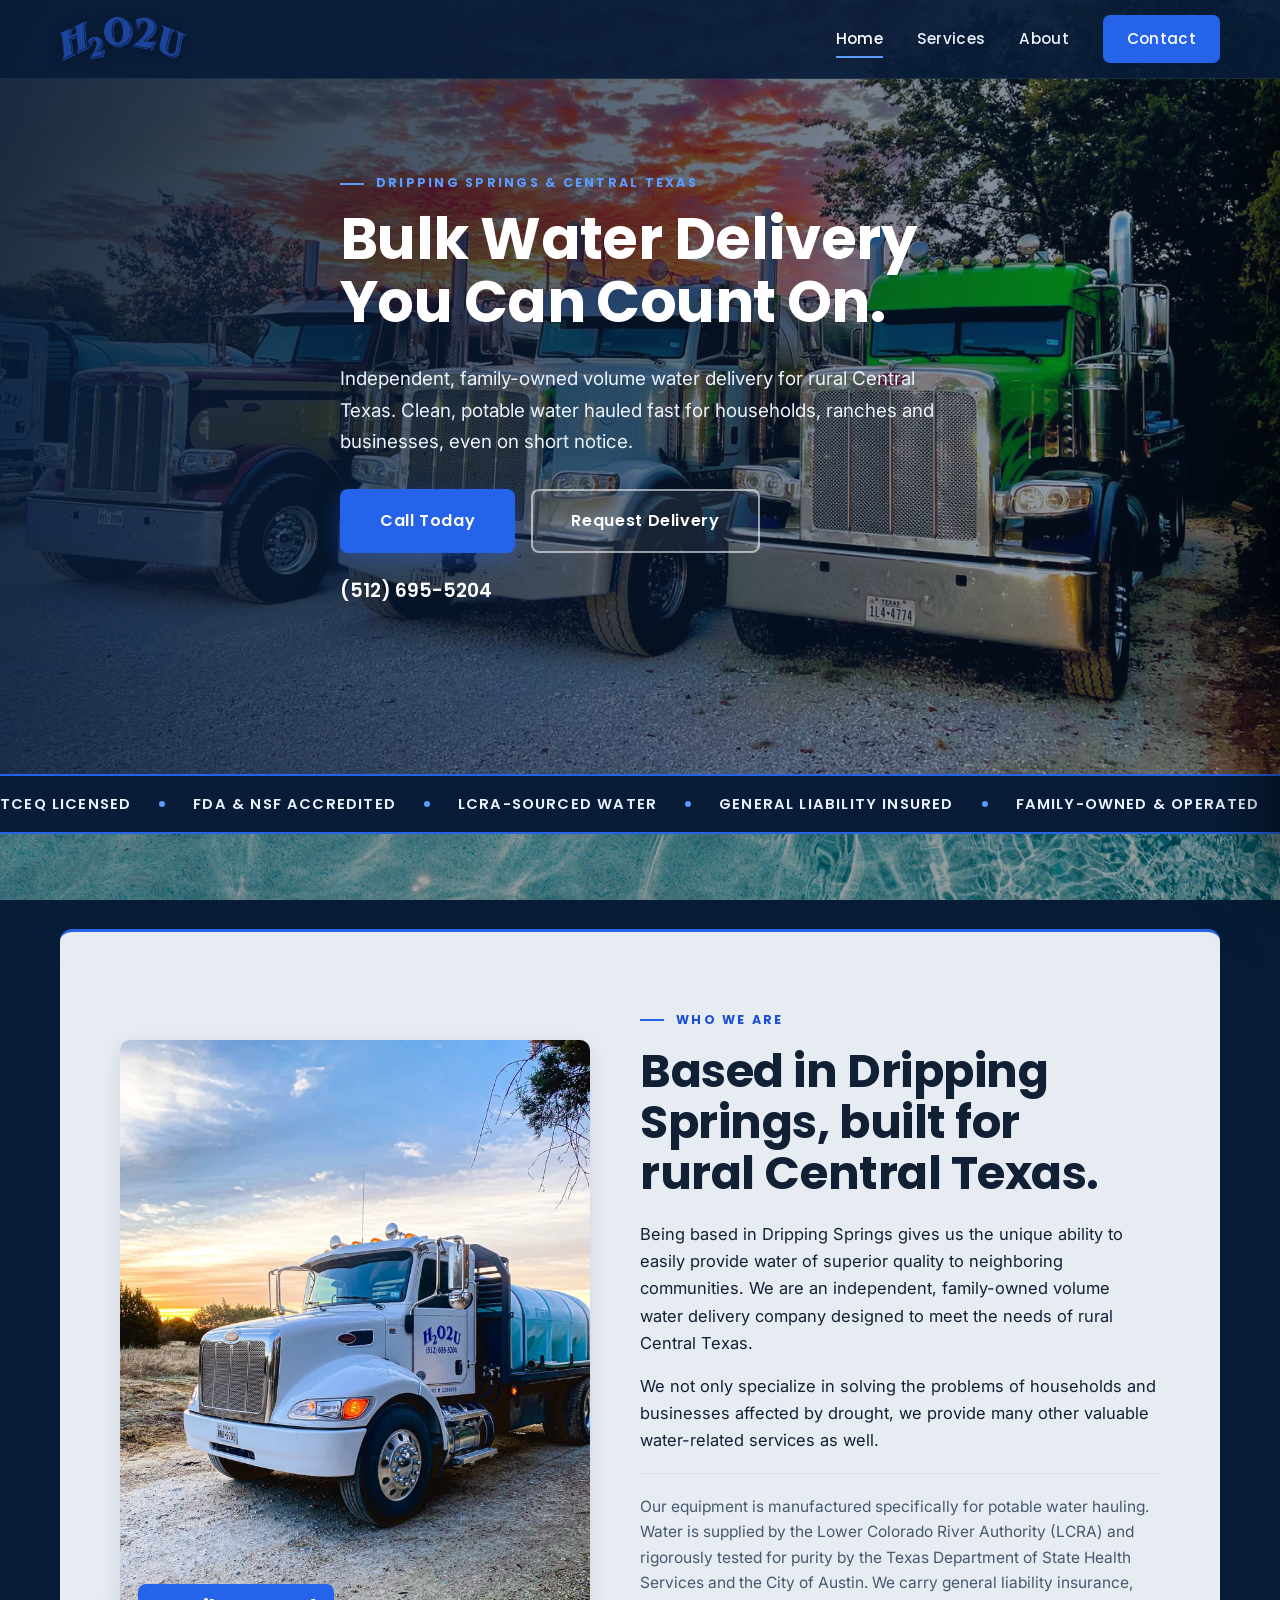
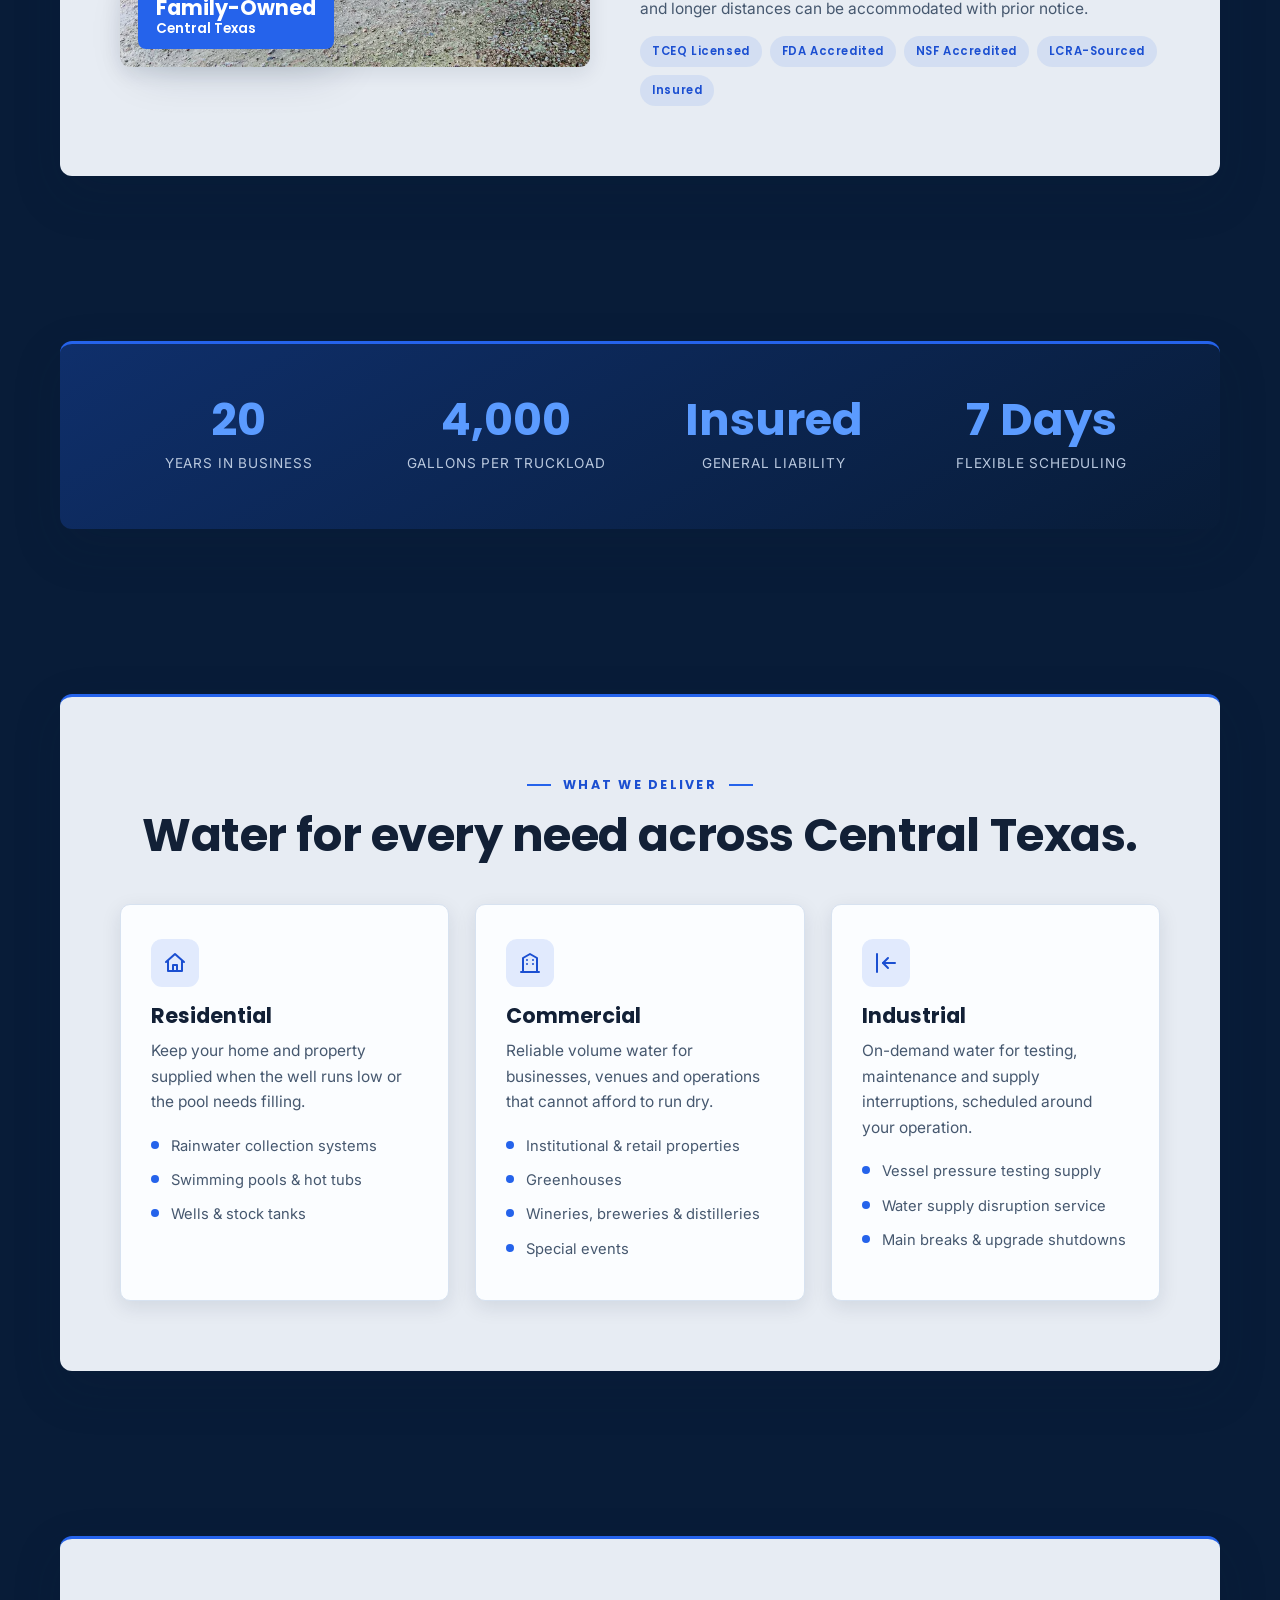
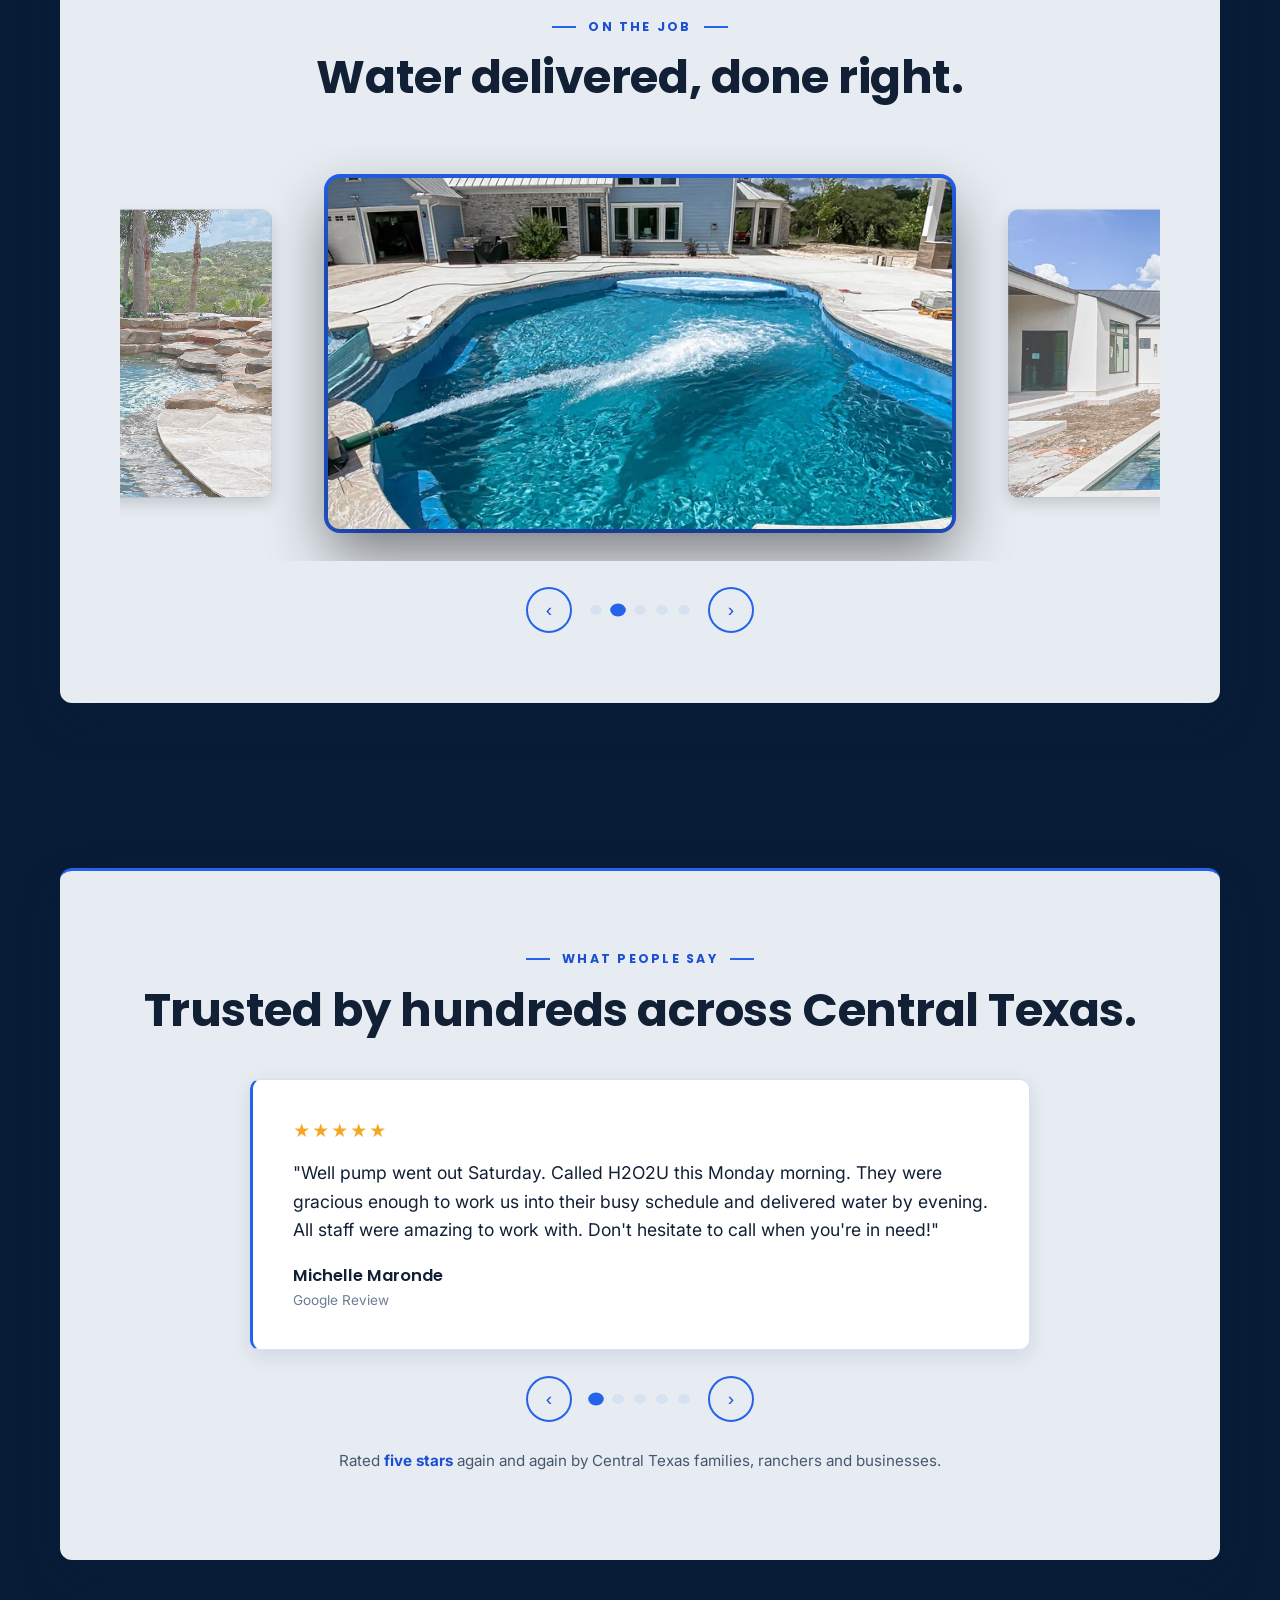
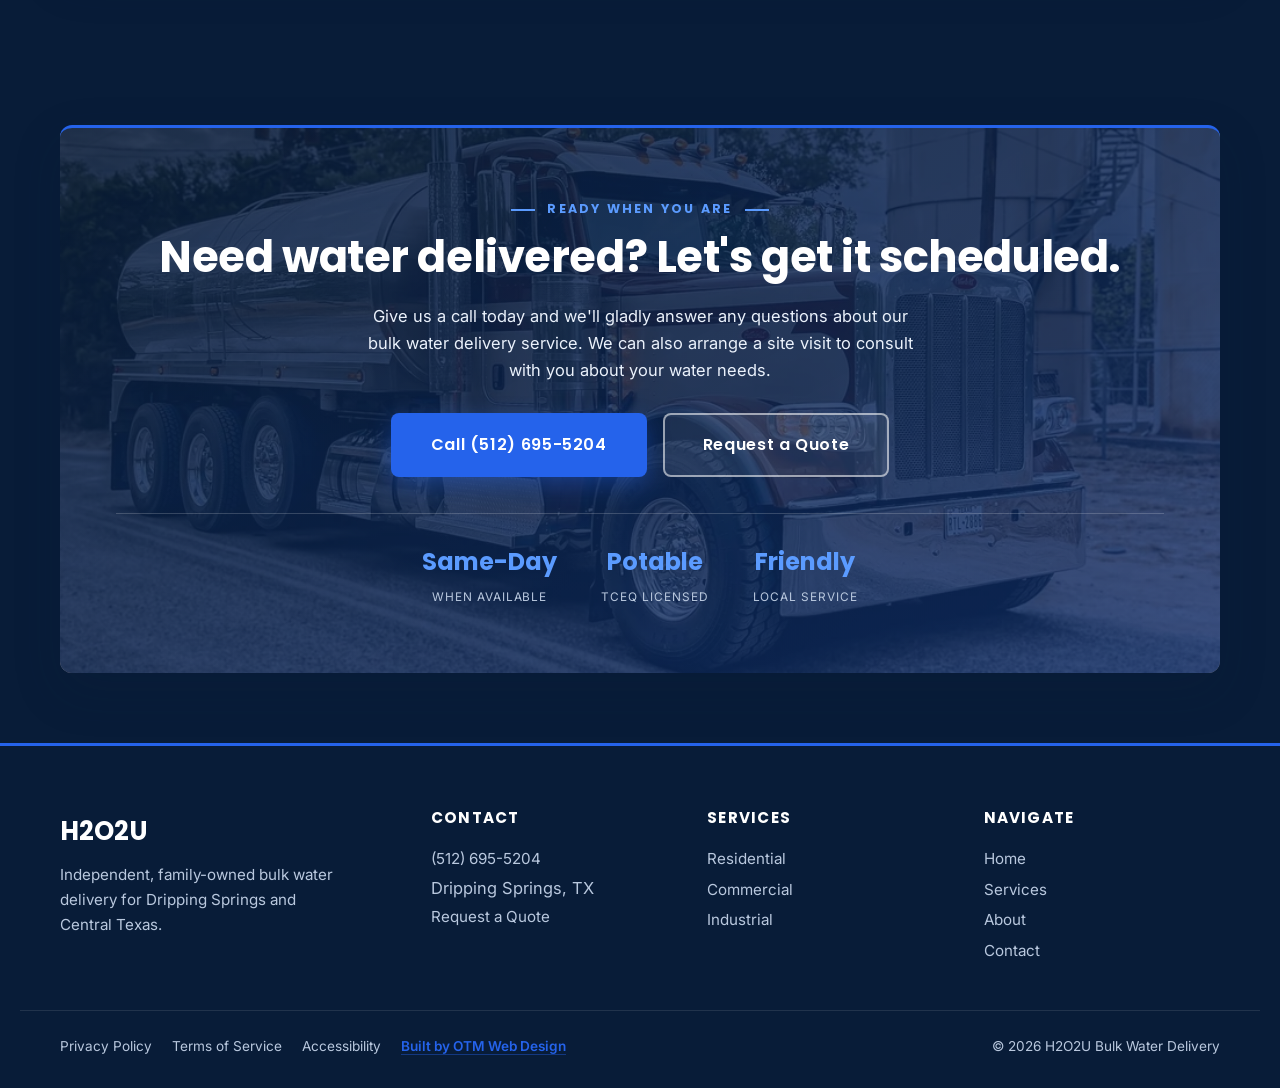
<file: index.html>
<!DOCTYPE html>
<html lang="en">
<head>
  <meta charset="UTF-8">
  <meta name="viewport" content="width=device-width, initial-scale=1.0">

  <title>Bulk Water Delivery in Dripping Springs TX | H2O2U</title>
  <meta name="description" content="H2O2U is a family-owned bulk water delivery company in Dripping Springs serving Central Texas. Potable, TCEQ-licensed water for pools, wells, stock tanks and more.">
  <link rel="canonical" href="https://h2o2u.net/">

  <link rel="preconnect" href="https://fonts.googleapis.com">
  <link rel="preconnect" href="https://fonts.gstatic.com" crossorigin>
  <link href="https://fonts.googleapis.com/css2?family=Poppins:wght@500;600;700&family=Inter:wght@400;500;600&display=swap" rel="stylesheet">
  <link rel="icon" type="image/png" href="assets/favicon.png">

  <meta property="og:type" content="website">
  <meta property="og:site_name" content="H2O2U Bulk Water Delivery">
  <meta property="og:title" content="Bulk Water Delivery in Dripping Springs TX | H2O2U">
  <meta property="og:description" content="Family-owned bulk water delivery for Central Texas. Potable, TCEQ-licensed water for pools, wells, stock tanks, businesses and more.">
  <meta property="og:url" content="https://h2o2u.net/">
  <meta property="og:image" content="https://h2o2u.net/assets/og-image.jpg">
  <meta name="twitter:card" content="summary_large_image">
  <meta name="twitter:title" content="Bulk Water Delivery in Dripping Springs TX | H2O2U">
  <meta name="twitter:description" content="Family-owned bulk water delivery for Central Texas. Potable, TCEQ-licensed water for pools, wells, stock tanks and more.">
  <meta name="twitter:image" content="https://h2o2u.net/assets/og-image.jpg">

  <script type="application/ld+json">
  {
    "@context": "https://schema.org",
    "@type": "LocalBusiness",
    "name": "H2O2U Bulk Water Delivery",
    "description": "Family-owned bulk water delivery company in Dripping Springs serving Central Texas with potable, TCEQ-licensed water.",
    "url": "https://h2o2u.net/",
    "logo": "https://h2o2u.net/assets/logo.png",
    "image": "https://h2o2u.net/assets/og-image.jpg",
    "telephone": "+1-512-695-5204",
    "priceRange": "$$",
    "foundingDate": "2006",
    "address": {
      "@type": "PostalAddress",
      "addressLocality": "Dripping Springs",
      "addressRegion": "TX",
      "addressCountry": "US"
    },
    "areaServed": { "@type": "State", "name": "Texas" }
  }
  </script>

  <link rel="stylesheet" href="styles.css">
</head>
<body data-page="home">

  <!-- NAV -->
  <nav class="nav">
    <div class="nav-inner">
      <a class="brand" href="index.html" aria-label="H2O2U home">
        <img src="assets/logo.png" alt="H2O2U Bulk Water Delivery">
      </a>
      <div class="nav-links">
        <a href="index.html" data-nav="home">Home</a>
        <a href="services.html" data-nav="services">Services</a>
        <a href="about.html" data-nav="about">About</a>
        <a class="nav-cta" href="book.html">Contact</a>
      </div>
      <button class="hamburger" aria-label="Open menu" aria-expanded="false">
        <span></span><span></span><span></span>
      </button>
    </div>
  </nav>
  <div class="nav-backdrop"></div>
  <aside class="mobile-menu" aria-label="Mobile navigation">
    <a href="index.html" data-nav="home">Home</a>
    <a href="services.html" data-nav="services">Services</a>
    <a href="about.html" data-nav="about">About</a>
    <a class="btn btn-primary" href="book.html">Contact</a>
  </aside>

  <!-- HERO -->
  <header class="hero">
    <div class="container hero-content">
      <span class="eyebrow">Dripping Springs &amp; Central Texas</span>
      <h1>Bulk Water Delivery<br>You Can Count On.</h1>
      <p>Independent, family-owned volume water delivery for rural Central Texas. Clean, potable water hauled fast for households, ranches and businesses, even on short notice.</p>
      <div class="hero-actions">
        <a class="btn btn-primary btn-lg" href="tel:+15126955204">Call Today</a>
        <a class="btn btn-ghost-light btn-lg" href="book.html">Request Delivery</a>
      </div>
      <p style="margin-top:22px;"><span class="hero-phone">(512) 695-5204</span></p>
    </div>
  </header>

  <!-- MARQUEE -->
  <div class="marquee" aria-hidden="true">
    <div class="marquee-track">
      <span class="marquee-item">TCEQ Licensed<span class="dot"></span></span>
      <span class="marquee-item">FDA &amp; NSF Accredited<span class="dot"></span></span>
      <span class="marquee-item">LCRA-Sourced Water<span class="dot"></span></span>
      <span class="marquee-item">General Liability Insured<span class="dot"></span></span>
      <span class="marquee-item">Family-Owned &amp; Operated<span class="dot"></span></span>
      <span class="marquee-item">4,000-Gallon Trucks<span class="dot"></span></span>
      <span class="marquee-item">20 Years in Business<span class="dot"></span></span>
      <!-- duplicate for seamless loop -->
      <span class="marquee-item">TCEQ Licensed<span class="dot"></span></span>
      <span class="marquee-item">FDA &amp; NSF Accredited<span class="dot"></span></span>
      <span class="marquee-item">LCRA-Sourced Water<span class="dot"></span></span>
      <span class="marquee-item">General Liability Insured<span class="dot"></span></span>
      <span class="marquee-item">Family-Owned &amp; Operated<span class="dot"></span></span>
      <span class="marquee-item">4,000-Gallon Trucks<span class="dot"></span></span>
      <span class="marquee-item">20 Years in Business<span class="dot"></span></span>
    </div>
  </div>

  <!-- INTRO -->
  <section class="section">
    <div class="container">
      <div class="frame">
        <div class="intro-grid">
          <div class="intro-media">
            <img src="assets/about-main.jpg" alt="H2O2U water delivery truck on a Central Texas job site">
            <div class="intro-badge"><strong>Family-Owned</strong>Central Texas</div>
          </div>
          <div>
            <span class="eyebrow">Who We Are</span>
            <h2>Based in Dripping Springs, built for rural Central Texas.</h2>
            <p>Being based in Dripping Springs gives us the unique ability to easily provide water of superior quality to neighboring communities. We are an independent, family-owned volume water delivery company designed to meet the needs of rural Central Texas.</p>
            <p>We not only specialize in solving the problems of households and businesses affected by drought, we provide many other valuable water-related services as well.</p>
            <div class="creds">
              Our equipment is manufactured specifically for potable water hauling. Water is supplied by the Lower Colorado River Authority (LCRA) and rigorously tested for purity by the Texas Department of State Health Services and the City of Austin. We carry general liability insurance, and longer distances can be accommodated with prior notice.
              <div class="cred-tags">
                <span>TCEQ Licensed</span>
                <span>FDA Accredited</span>
                <span>NSF Accredited</span>
                <span>LCRA-Sourced</span>
                <span>Insured</span>
              </div>
            </div>
          </div>
        </div>
      </div>
    </div>
  </section>

  <!-- STATS -->
  <section class="section-sm">
    <div class="container">
      <div class="stats-frame">
        <div class="stats-grid">
          <div class="stat"><div class="num">20</div><div class="label">Years in Business</div></div>
          <div class="stat"><div class="num">4,000</div><div class="label">Gallons Per Truckload</div></div>
          <div class="stat"><div class="num">Insured</div><div class="label">General Liability</div></div>
          <div class="stat"><div class="num">7 Days</div><div class="label">Flexible Scheduling</div></div>
        </div>
      </div>
    </div>
  </section>

  <!-- SERVICES -->
  <section class="section">
    <div class="container">
      <div class="frame">
        <div class="section-head center">
          <span class="eyebrow center">What We Deliver</span>
          <h2>Water for every need across Central Texas.</h2>
        </div>
        <div class="svc-grid">

          <div class="svc-card">
            <div class="svc-icon" aria-hidden="true">
              <svg viewBox="0 0 24 24" fill="none" stroke-width="2" stroke-linecap="round" stroke-linejoin="round"><path d="M3 11l9-8 9 8"/><path d="M5 10v10h14V10"/><path d="M10 20v-6h4v6"/></svg>
            </div>
            <h3>Residential</h3>
            <p>Keep your home and property supplied when the well runs low or the pool needs filling.</p>
            <ul class="svc-list">
              <li>Rainwater collection systems</li>
              <li>Swimming pools &amp; hot tubs</li>
              <li>Wells &amp; stock tanks</li>
            </ul>
          </div>

          <div class="svc-card">
            <div class="svc-icon" aria-hidden="true">
              <svg viewBox="0 0 24 24" fill="none" stroke-width="2" stroke-linecap="round" stroke-linejoin="round"><path d="M3 21h18"/><path d="M5 21V7l7-4 7 4v14"/><path d="M9 9h0M9 13h0M15 9h0M15 13h0"/></svg>
            </div>
            <h3>Commercial</h3>
            <p>Reliable volume water for businesses, venues and operations that cannot afford to run dry.</p>
            <ul class="svc-list">
              <li>Institutional &amp; retail properties</li>
              <li>Greenhouses</li>
              <li>Wineries, breweries &amp; distilleries</li>
              <li>Special events</li>
            </ul>
          </div>

          <div class="svc-card">
            <div class="svc-icon" aria-hidden="true">
              <svg viewBox="0 0 24 24" fill="none" stroke-width="2" stroke-linecap="round" stroke-linejoin="round"><path d="M14 7l-5 5 5 5"/><path d="M3 3v18"/><path d="M21 12H9"/></svg>
            </div>
            <h3>Industrial</h3>
            <p>On-demand water for testing, maintenance and supply interruptions, scheduled around your operation.</p>
            <ul class="svc-list">
              <li>Vessel pressure testing supply</li>
              <li>Water supply disruption service</li>
              <li>Main breaks &amp; upgrade shutdowns</li>
            </ul>
          </div>

        </div>
      </div>
    </div>
  </section>

  <!-- GALLERY -->
  <section class="section-sm">
    <div class="container">
      <div class="frame">
        <div class="section-head center">
          <span class="eyebrow center">On The Job</span>
          <h2>Water delivered, done right.</h2>
        </div>
        <div class="car-viewport">
          <div class="car-track">
            <div class="car-slide" role="img" aria-label="Filling a residential swimming pool" style="background-image:url('assets/gallery-1.jpg')"></div>
            <div class="car-slide" role="img" aria-label="H2O2U bulk water delivery truck" style="background-image:url('assets/gallery-2.jpg')"></div>
            <div class="car-slide" role="img" aria-label="Filling a rural stock tank" style="background-image:url('assets/gallery-3.jpg')"></div>
            <div class="car-slide" role="img" aria-label="Industrial tanker water delivery" style="background-image:url('assets/gallery-4.jpg')"></div>
            <div class="car-slide" role="img" aria-label="Rainwater collection system supply" style="background-image:url('assets/gallery-5.jpg')"></div>
          </div>
        </div>
        <div class="car-nav">
          <button class="car-btn prev" aria-label="Previous photo">&#8249;</button>
          <div class="car-dots"></div>
          <button class="car-btn next" aria-label="Next photo">&#8250;</button>
        </div>
      </div>
    </div>
  </section>

  <!-- REVIEWS -->
  <section class="section">
    <div class="container">
      <div class="frame">
        <div class="section-head center">
          <span class="eyebrow center">What People Say</span>
          <h2>Trusted by hundreds across Central Texas.</h2>
        </div>
        <div class="rev-viewport">
          <div class="rev-track">

            <article class="rev-card is-active">
              <div class="rev-stars" aria-label="5 out of 5 stars">&#9733;&#9733;&#9733;&#9733;&#9733;</div>
              <p class="rev-text">"Well pump went out Saturday. Called H2O2U this Monday morning. They were gracious enough to work us into their busy schedule and delivered water by evening. All staff were amazing to work with. Don't hesitate to call when you're in need!"</p>
              <div class="rev-author">Michelle Maronde</div>
              <div class="rev-meta">Google Review</div>
            </article>

            <article class="rev-card">
              <div class="rev-stars" aria-label="5 out of 5 stars">&#9733;&#9733;&#9733;&#9733;&#9733;</div>
              <p class="rev-text">"Filled our pool yesterday, 13 truckloads of 2,000 gallons of water. The office staff is very easy to work with regarding scheduling, accommodating and flexible. Drivers were courteous and efficient. Highly recommend!"</p>
              <div class="rev-author">Trish Kotek</div>
              <div class="rev-meta">Google Review</div>
            </article>

            <article class="rev-card">
              <div class="rev-stars" aria-label="5 out of 5 stars">&#9733;&#9733;&#9733;&#9733;&#9733;</div>
              <p class="rev-text">"I own Hillcountry Collision in Marble Falls. I use H2O2U for my water delivery and I am completely satisfied with their ability to consistently perform on short notice. Keep up the good job!"</p>
              <div class="rev-author">Larry Dominguez</div>
              <div class="rev-meta">Google Review</div>
            </article>

            <article class="rev-card">
              <div class="rev-stars" aria-label="5 out of 5 stars">&#9733;&#9733;&#9733;&#9733;&#9733;</div>
              <p class="rev-text">"Very helpful and courteous service. Worked hard to get a water delivery to us as quickly as possible."</p>
              <div class="rev-author">Christopher Dinnes</div>
              <div class="rev-meta">Google Local Guide</div>
            </article>

            <article class="rev-card">
              <div class="rev-stars" aria-label="5 out of 5 stars">&#9733;&#9733;&#9733;&#9733;&#9733;</div>
              <p class="rev-text">"We've been using them more and more because of this drought and they are so kind and go above and beyond to take care of us!"</p>
              <div class="rev-author">Emily Heitmann</div>
              <div class="rev-meta">Google Review</div>
            </article>

          </div>
          <div class="car-nav">
            <button class="car-btn rev-btn prev" aria-label="Previous review">&#8249;</button>
            <div class="car-dots rev-dots"></div>
            <button class="car-btn rev-btn next" aria-label="Next review">&#8250;</button>
          </div>
        </div>
        <p class="trust-line">Rated <strong>five stars</strong> again and again by Central Texas families, ranchers and businesses.</p>
      </div>
    </div>
  </section>

  <!-- CTA -->
  <section class="section-sm">
    <div class="container">
      <div class="cta-frame">
        <span class="eyebrow center">Ready When You Are</span>
        <h2>Need water delivered? Let's get it scheduled.</h2>
        <p>Give us a call today and we'll gladly answer any questions about our bulk water delivery service. We can also arrange a site visit to consult with you about your water needs.</p>
        <div class="cta-actions">
          <a class="btn btn-primary btn-lg" href="tel:+15126955204">Call (512) 695-5204</a>
          <a class="btn btn-ghost-light btn-lg" href="book.html">Request a Quote</a>
        </div>
        <div class="cta-trust">
          <div class="ti"><b>Same-Day</b><span>When Available</span></div>
          <div class="ti"><b>Potable</b><span>TCEQ Licensed</span></div>
          <div class="ti"><b>Friendly</b><span>Local Service</span></div>
        </div>
      </div>
    </div>
  </section>

  <!-- FOOTER -->
  <footer class="footer">
    <div class="container">
      <div class="footer-grid">
        <div class="footer-brand">
          <div class="fmark">H2O2U</div>
          <p>Independent, family-owned bulk water delivery for Dripping Springs and Central Texas.</p>
        </div>
        <div>
          <h4>Contact</h4>
          <ul>
            <li><a href="tel:+15126955204">(512) 695-5204</a></li>
            <li>Dripping Springs, TX</li>
            <li><a href="book.html">Request a Quote</a></li>
          </ul>
        </div>
        <div>
          <h4>Services</h4>
          <ul>
            <li><a href="services.html">Residential</a></li>
            <li><a href="services.html">Commercial</a></li>
            <li><a href="services.html">Industrial</a></li>
          </ul>
        </div>
        <div>
          <h4>Navigate</h4>
          <ul>
            <li><a href="index.html">Home</a></li>
            <li><a href="services.html">Services</a></li>
            <li><a href="about.html">About</a></li>
            <li><a href="book.html">Contact</a></li>
          </ul>
        </div>
      </div>
    </div>
    <div class="footer-bottom">
      <div class="footer-legal">
        <a href="privacy.html">Privacy Policy</a>
        <a href="terms.html">Terms of Service</a>
        <a href="accessibility.html">Accessibility</a>
        <a href="https://otm-designs.com" target="_blank" rel="noopener">Built by OTM Web Design</a>
      </div>
      <div>&copy; 2026 H2O2U Bulk Water Delivery</div>
    </div>
  </footer>

  <a class="call-bar" href="tel:+15126955204">Call Now &middot; (512) 695-5204</a>

  <script src="script.js"></script>
</body>
</html>
</file>
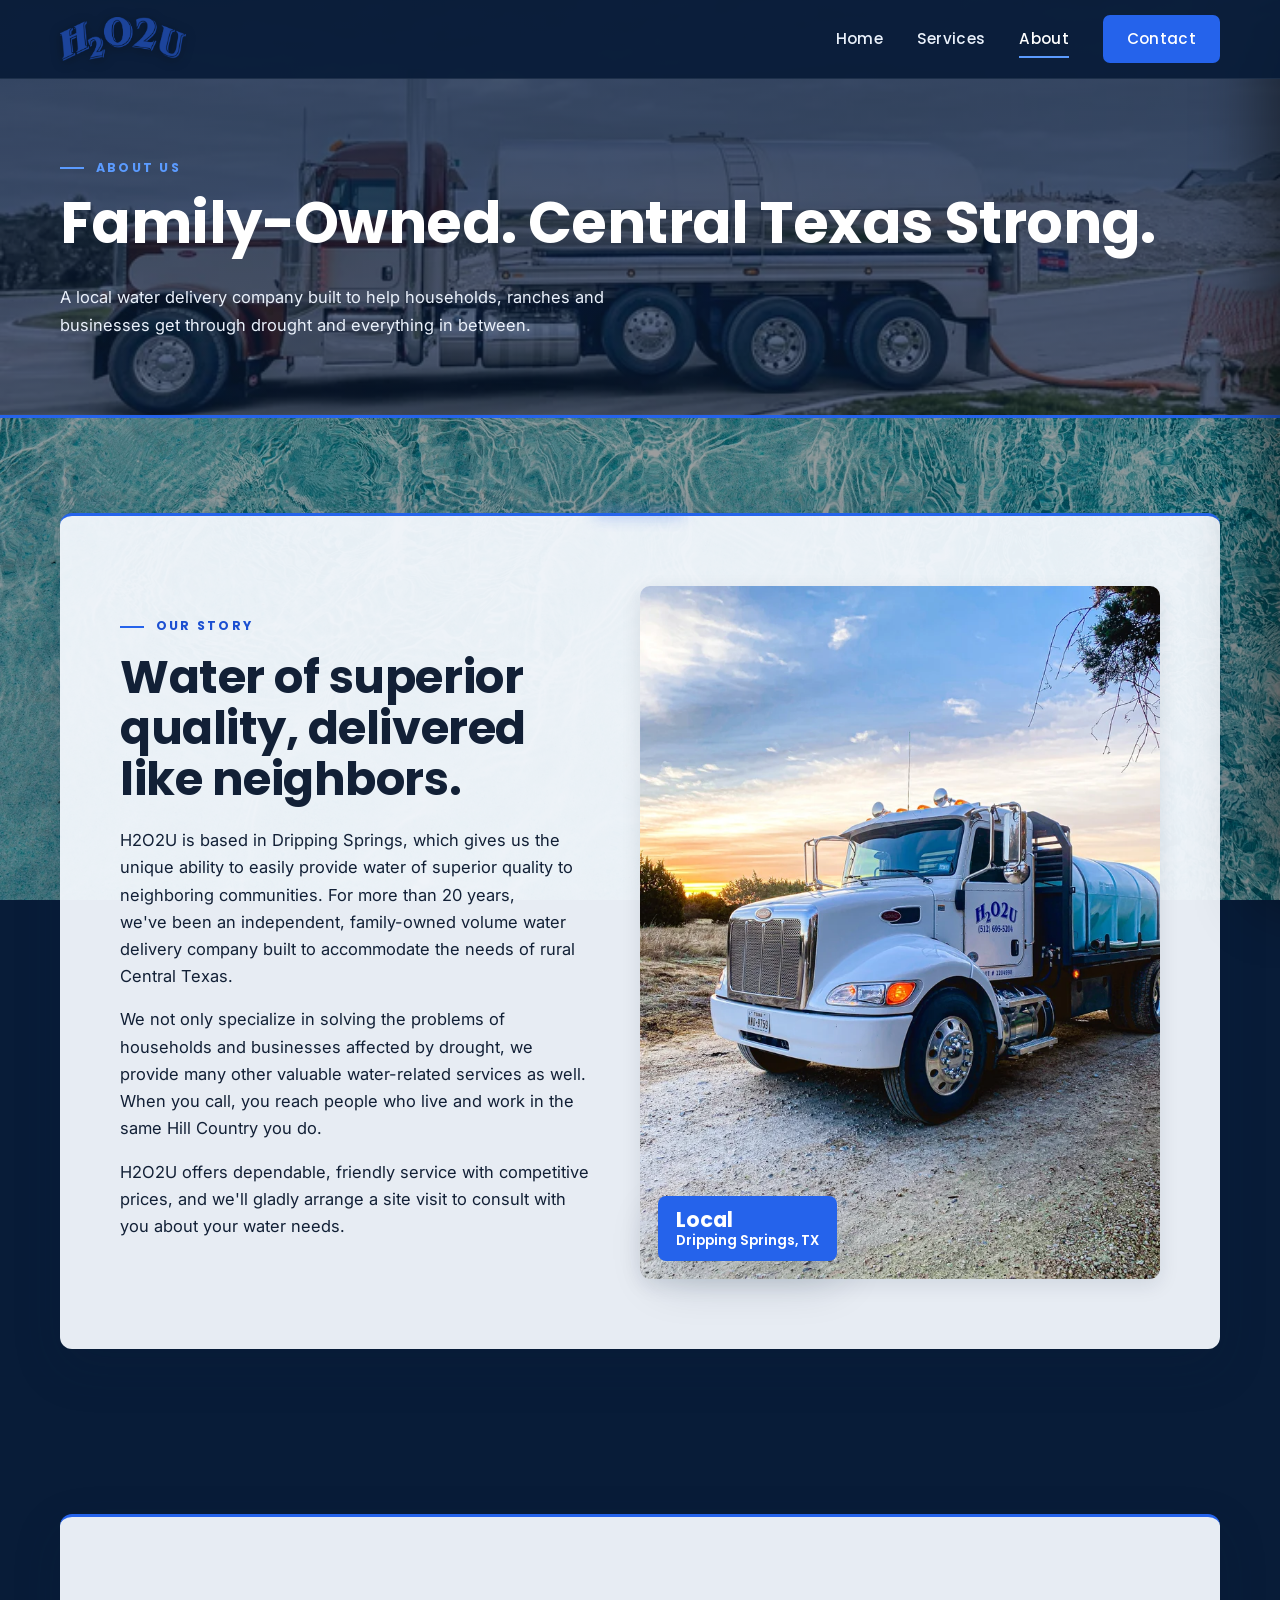
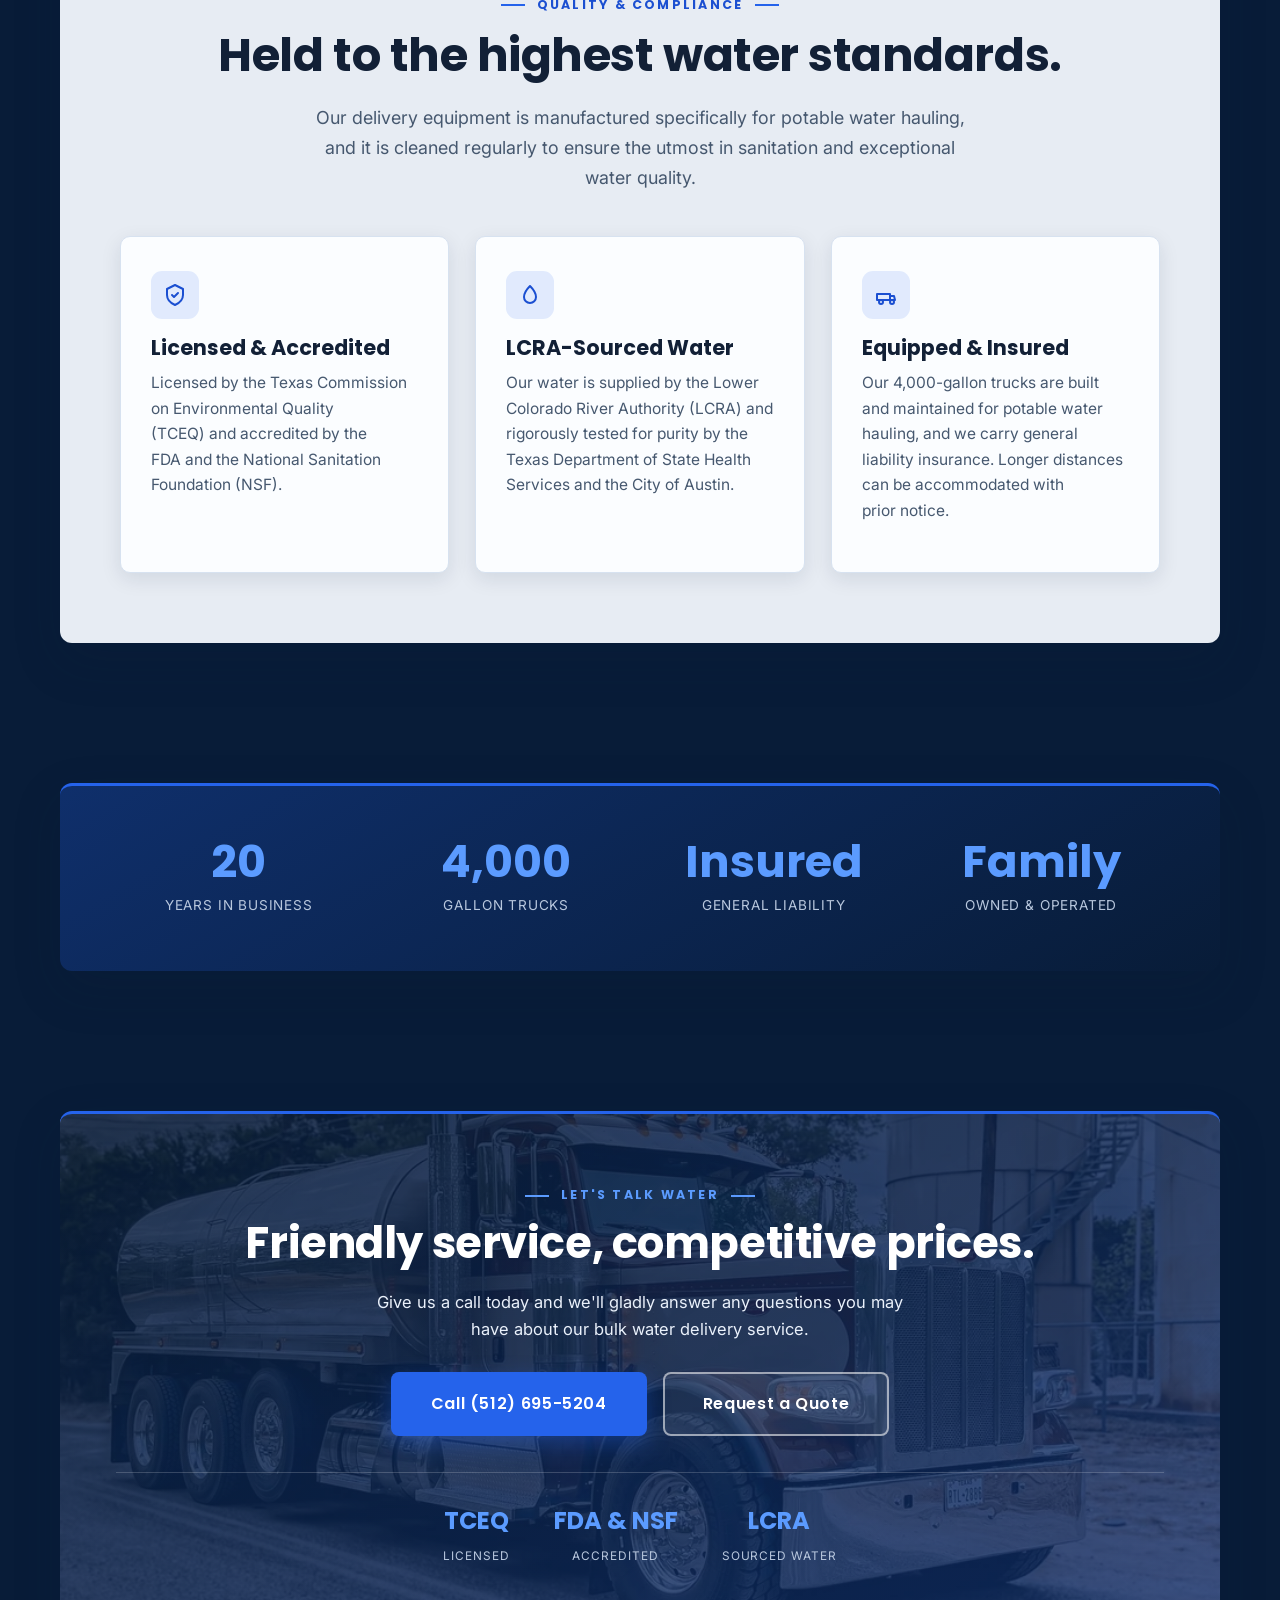
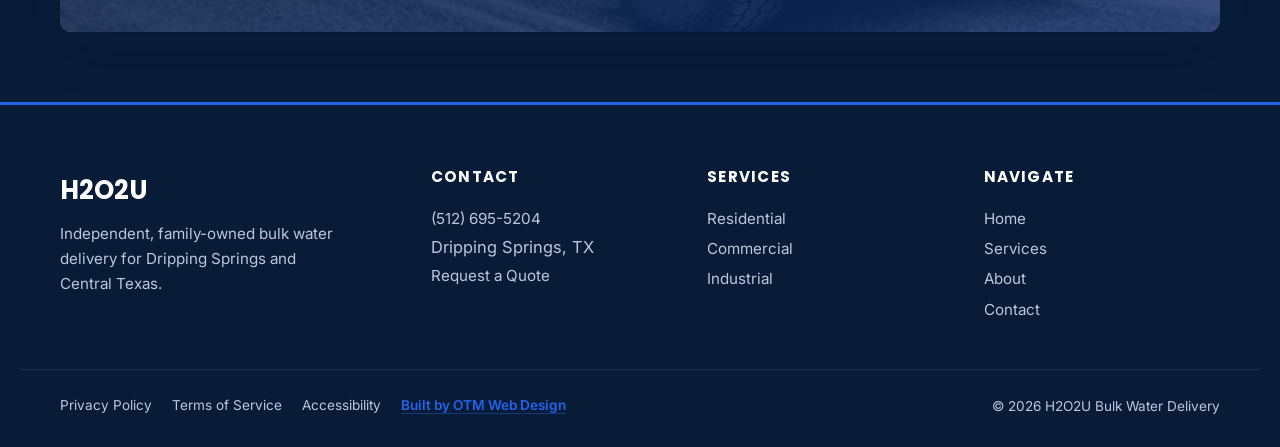
<file: about.html>
<!DOCTYPE html>
<html lang="en">
<head>
  <meta charset="UTF-8">
  <meta name="viewport" content="width=device-width, initial-scale=1.0">

  <title>About H2O2U | Family-Owned Water Delivery, Central TX</title>
  <meta name="description" content="H2O2U is an independent, family-owned bulk water delivery company in Dripping Springs, TX. TCEQ-licensed, FDA and NSF accredited, with LCRA-sourced potable water.">
  <link rel="canonical" href="https://h2o2u.net/about.html">

  <link rel="preconnect" href="https://fonts.googleapis.com">
  <link rel="preconnect" href="https://fonts.gstatic.com" crossorigin>
  <link href="https://fonts.googleapis.com/css2?family=Poppins:wght@500;600;700&family=Inter:wght@400;500;600&display=swap" rel="stylesheet">
  <link rel="icon" type="image/png" href="assets/favicon.png">

  <meta property="og:type" content="website">
  <meta property="og:site_name" content="H2O2U Bulk Water Delivery">
  <meta property="og:title" content="About H2O2U | Family-Owned Water Delivery, Central TX">
  <meta property="og:description" content="Independent, family-owned bulk water delivery in Dripping Springs. TCEQ-licensed, FDA and NSF accredited, LCRA-sourced potable water.">
  <meta property="og:url" content="https://h2o2u.net/about.html">
  <meta property="og:image" content="https://h2o2u.net/assets/og-image.jpg">
  <meta name="twitter:card" content="summary_large_image">
  <meta name="twitter:title" content="About H2O2U | Family-Owned Water Delivery, Central TX">
  <meta name="twitter:description" content="Independent, family-owned bulk water delivery in Dripping Springs, TX.">
  <meta name="twitter:image" content="https://h2o2u.net/assets/og-image.jpg">

  <link rel="stylesheet" href="styles.css">
</head>
<body data-page="about">

  <nav class="nav">
    <div class="nav-inner">
      <a class="brand" href="index.html" aria-label="H2O2U home">
        <img src="assets/logo.png" alt="H2O2U Bulk Water Delivery">
      </a>
      <div class="nav-links">
        <a href="index.html" data-nav="home">Home</a>
        <a href="services.html" data-nav="services">Services</a>
        <a href="about.html" data-nav="about">About</a>
        <a class="nav-cta" href="book.html">Contact</a>
      </div>
      <button class="hamburger" aria-label="Open menu" aria-expanded="false">
        <span></span><span></span><span></span>
      </button>
    </div>
  </nav>
  <div class="nav-backdrop"></div>
  <aside class="mobile-menu" aria-label="Mobile navigation">
    <a href="index.html" data-nav="home">Home</a>
    <a href="services.html" data-nav="services">Services</a>
    <a href="about.html" data-nav="about">About</a>
    <a class="btn btn-primary" href="book.html">Contact</a>
  </aside>

  <header class="page-hero page-hero--about">
    <div class="container">
      <span class="eyebrow">About Us</span>
      <h1>Family-Owned. Central Texas Strong.</h1>
      <p>A local water delivery company built to help households, ranches and businesses get through drought and everything in between.</p>
    </div>
  </header>

  <section class="section">
    <div class="container">
      <div class="frame has-tab">
        <div class="intro-grid">
          <div>
            <span class="eyebrow">Our Story</span>
            <h2>Water of superior quality, delivered like neighbors.</h2>
            <p>H2O2U is based in Dripping Springs, which gives us the unique ability to easily provide water of superior quality to neighboring communities. For more than 20 years, we've been an independent, family-owned volume water delivery company built to accommodate the needs of rural Central Texas.</p>
            <p>We not only specialize in solving the problems of households and businesses affected by drought, we provide many other valuable water-related services as well. When you call, you reach people who live and work in the same Hill Country you do.</p>
            <p>H2O2U offers dependable, friendly service with competitive prices, and we'll gladly arrange a site visit to consult with you about your water needs.</p>
          </div>
          <div class="intro-media">
            <img src="assets/about-main.jpg" alt="H2O2U bulk water delivery truck">
            <div class="intro-badge"><strong>Local</strong>Dripping Springs, TX</div>
          </div>
        </div>
      </div>
    </div>
  </section>

  <!-- CREDENTIALS -->
  <section class="section-sm">
    <div class="container">
      <div class="frame">
        <div class="section-head center">
          <span class="eyebrow center">Quality &amp; Compliance</span>
          <h2>Held to the highest water standards.</h2>
          <p class="lede" style="margin:0 auto;">Our delivery equipment is manufactured specifically for potable water hauling, and it is cleaned regularly to ensure the utmost in sanitation and exceptional water quality.</p>
        </div>
        <div class="svc-grid">
          <div class="svc-card">
            <div class="svc-icon" aria-hidden="true"><svg viewBox="0 0 24 24" fill="none" stroke-width="2" stroke-linecap="round" stroke-linejoin="round"><path d="M12 2l8 4v6c0 5-3.5 8-8 10-4.5-2-8-5-8-10V6z"/><path d="M9 12l2 2 4-4"/></svg></div>
            <h3>Licensed &amp; Accredited</h3>
            <p>Licensed by the Texas Commission on Environmental Quality (TCEQ) and accredited by the FDA and the National Sanitation Foundation (NSF).</p>
          </div>
          <div class="svc-card">
            <div class="svc-icon" aria-hidden="true"><svg viewBox="0 0 24 24" fill="none" stroke-width="2" stroke-linecap="round" stroke-linejoin="round"><path d="M12 3s6 6 6 11a6 6 0 0 1-12 0c0-5 6-11 6-11z"/></svg></div>
            <h3>LCRA-Sourced Water</h3>
            <p>Our water is supplied by the Lower Colorado River Authority (LCRA) and rigorously tested for purity by the Texas Department of State Health Services and the City of Austin.</p>
          </div>
          <div class="svc-card">
            <div class="svc-icon" aria-hidden="true"><svg viewBox="0 0 24 24" fill="none" stroke-width="2" stroke-linecap="round" stroke-linejoin="round"><path d="M3 17h13v-6H3z"/><path d="M16 13h4l1 4h-5z"/><circle cx="7" cy="19" r="2"/><circle cx="18" cy="19" r="2"/></svg></div>
            <h3>Equipped &amp; Insured</h3>
            <p>Our 4,000-gallon trucks are built and maintained for potable water hauling, and we carry general liability insurance. Longer distances can be accommodated with prior notice.</p>
          </div>
        </div>
      </div>
    </div>
  </section>

  <!-- VALUES / STATS -->
  <section class="section-sm">
    <div class="container">
      <div class="stats-frame">
        <div class="stats-grid">
          <div class="stat"><div class="num">20</div><div class="label">Years in Business</div></div>
          <div class="stat"><div class="num">4,000</div><div class="label">Gallon Trucks</div></div>
          <div class="stat"><div class="num">Insured</div><div class="label">General Liability</div></div>
          <div class="stat"><div class="num">Family</div><div class="label">Owned &amp; Operated</div></div>
        </div>
      </div>
    </div>
  </section>

  <!-- CTA -->
  <section class="section-sm">
    <div class="container">
      <div class="cta-frame">
        <span class="eyebrow center">Let's Talk Water</span>
        <h2>Friendly service, competitive prices.</h2>
        <p>Give us a call today and we'll gladly answer any questions you may have about our bulk water delivery service.</p>
        <div class="cta-actions">
          <a class="btn btn-primary btn-lg" href="tel:+15126955204">Call (512) 695-5204</a>
          <a class="btn btn-ghost-light btn-lg" href="book.html">Request a Quote</a>
        </div>
        <div class="cta-trust">
          <div class="ti"><b>TCEQ</b><span>Licensed</span></div>
          <div class="ti"><b>FDA &amp; NSF</b><span>Accredited</span></div>
          <div class="ti"><b>LCRA</b><span>Sourced Water</span></div>
        </div>
      </div>
    </div>
  </section>

  <footer class="footer">
    <div class="container">
      <div class="footer-grid">
        <div class="footer-brand">
          <div class="fmark">H2O2U</div>
          <p>Independent, family-owned bulk water delivery for Dripping Springs and Central Texas.</p>
        </div>
        <div>
          <h4>Contact</h4>
          <ul>
            <li><a href="tel:+15126955204">(512) 695-5204</a></li>
            <li>Dripping Springs, TX</li>
            <li><a href="book.html">Request a Quote</a></li>
          </ul>
        </div>
        <div>
          <h4>Services</h4>
          <ul>
            <li><a href="services.html">Residential</a></li>
            <li><a href="services.html">Commercial</a></li>
            <li><a href="services.html">Industrial</a></li>
          </ul>
        </div>
        <div>
          <h4>Navigate</h4>
          <ul>
            <li><a href="index.html">Home</a></li>
            <li><a href="services.html">Services</a></li>
            <li><a href="about.html">About</a></li>
            <li><a href="book.html">Contact</a></li>
          </ul>
        </div>
      </div>
    </div>
    <div class="footer-bottom">
      <div class="footer-legal">
        <a href="privacy.html">Privacy Policy</a>
        <a href="terms.html">Terms of Service</a>
        <a href="accessibility.html">Accessibility</a>
        <a href="https://otm-designs.com" target="_blank" rel="noopener">Built by OTM Web Design</a>
      </div>
      <div>&copy; 2026 H2O2U Bulk Water Delivery</div>
    </div>
  </footer>

  <a class="call-bar" href="tel:+15126955204">Call Now &middot; (512) 695-5204</a>

  <script src="script.js"></script>
</body>
</html>
</file>
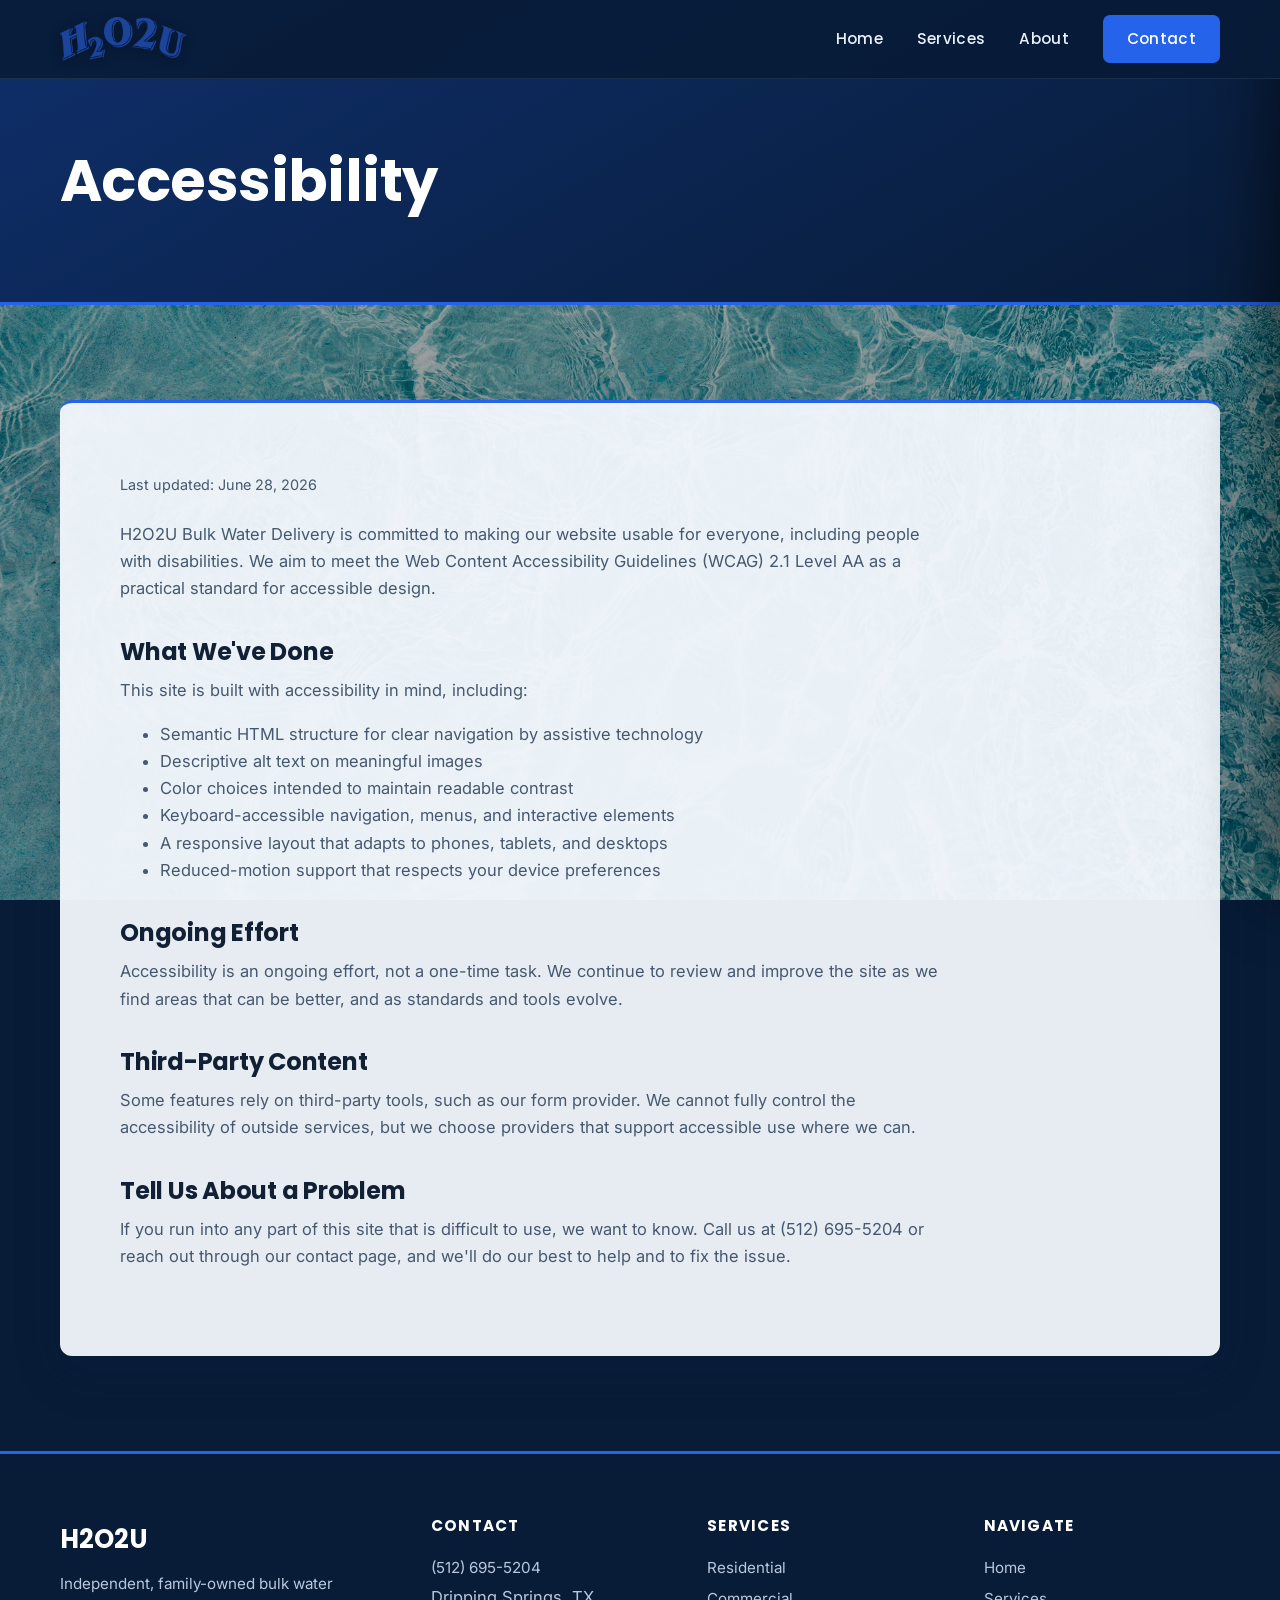
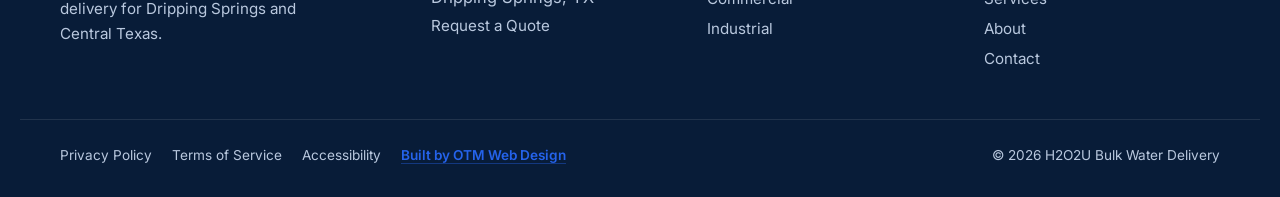
<file: accessibility.html>
<!DOCTYPE html>
<html lang="en">
<head>
  <meta charset="UTF-8">
  <meta name="viewport" content="width=device-width, initial-scale=1.0">
  <meta name="robots" content="noindex">
  <title>Accessibility | H2O2U Bulk Water Delivery</title>
  <meta name="description" content="Accessibility commitment for H2O2U Bulk Water Delivery, Dripping Springs, TX.">
  <link rel="canonical" href="https://h2o2u.net/accessibility.html">

  <link rel="preconnect" href="https://fonts.googleapis.com">
  <link rel="preconnect" href="https://fonts.gstatic.com" crossorigin>
  <link href="https://fonts.googleapis.com/css2?family=Poppins:wght@500;600;700&family=Inter:wght@400;500;600&display=swap" rel="stylesheet">
  <link rel="icon" type="image/png" href="assets/favicon.png">
  <link rel="stylesheet" href="styles.css">
</head>
<body data-page="legal">

  <nav class="nav">
    <div class="nav-inner">
      <a class="brand" href="index.html" aria-label="H2O2U home"><img src="assets/logo.png" alt="H2O2U Bulk Water Delivery"></a>
      <div class="nav-links">
        <a href="index.html" data-nav="home">Home</a>
        <a href="services.html" data-nav="services">Services</a>
        <a href="about.html" data-nav="about">About</a>
        <a class="nav-cta" href="book.html">Contact</a>
      </div>
      <button class="hamburger" aria-label="Open menu" aria-expanded="false"><span></span><span></span><span></span></button>
    </div>
  </nav>
  <div class="nav-backdrop"></div>
  <aside class="mobile-menu" aria-label="Mobile navigation">
    <a href="index.html" data-nav="home">Home</a>
    <a href="services.html" data-nav="services">Services</a>
    <a href="about.html" data-nav="about">About</a>
    <a class="btn btn-primary" href="book.html">Contact</a>
  </aside>

  <header class="simple-head">
    <div class="container"><h1>Accessibility</h1></div>
  </header>

  <section class="section">
    <div class="container">
      <div class="frame">
        <div class="legal-body">
          <p class="legal-updated">Last updated: June 28, 2026</p>

          <p>H2O2U Bulk Water Delivery is committed to making our website usable for everyone, including people with disabilities. We aim to meet the Web Content Accessibility Guidelines (WCAG) 2.1 Level AA as a practical standard for accessible design.</p>

          <h2>What We've Done</h2>
          <p>This site is built with accessibility in mind, including:</p>
          <ul>
            <li>Semantic HTML structure for clear navigation by assistive technology</li>
            <li>Descriptive alt text on meaningful images</li>
            <li>Color choices intended to maintain readable contrast</li>
            <li>Keyboard-accessible navigation, menus, and interactive elements</li>
            <li>A responsive layout that adapts to phones, tablets, and desktops</li>
            <li>Reduced-motion support that respects your device preferences</li>
          </ul>

          <h2>Ongoing Effort</h2>
          <p>Accessibility is an ongoing effort, not a one-time task. We continue to review and improve the site as we find areas that can be better, and as standards and tools evolve.</p>

          <h2>Third-Party Content</h2>
          <p>Some features rely on third-party tools, such as our form provider. We cannot fully control the accessibility of outside services, but we choose providers that support accessible use where we can.</p>

          <h2>Tell Us About a Problem</h2>
          <p>If you run into any part of this site that is difficult to use, we want to know. Call us at <a href="tel:+15126955204">(512) 695-5204</a> or reach out through our <a href="book.html">contact page</a>, and we'll do our best to help and to fix the issue.</p>
        </div>
      </div>
    </div>
  </section>

  <footer class="footer">
    <div class="container">
      <div class="footer-grid">
        <div class="footer-brand"><div class="fmark">H2O2U</div><p>Independent, family-owned bulk water delivery for Dripping Springs and Central Texas.</p></div>
        <div><h4>Contact</h4><ul><li><a href="tel:+15126955204">(512) 695-5204</a></li><li>Dripping Springs, TX</li><li><a href="book.html">Request a Quote</a></li></ul></div>
        <div><h4>Services</h4><ul><li><a href="services.html">Residential</a></li><li><a href="services.html">Commercial</a></li><li><a href="services.html">Industrial</a></li></ul></div>
        <div><h4>Navigate</h4><ul><li><a href="index.html">Home</a></li><li><a href="services.html">Services</a></li><li><a href="about.html">About</a></li><li><a href="book.html">Contact</a></li></ul></div>
      </div>
    </div>
    <div class="footer-bottom">
      <div class="footer-legal">
        <a href="privacy.html">Privacy Policy</a>
        <a href="terms.html">Terms of Service</a>
        <a href="accessibility.html">Accessibility</a>
        <a href="https://otm-designs.com" target="_blank" rel="noopener">Built by OTM Web Design</a>
      </div>
      <div>&copy; 2026 H2O2U Bulk Water Delivery</div>
    </div>
  </footer>

  <a class="call-bar" href="tel:+15126955204">Call Now &middot; (512) 695-5204</a>
  <script src="script.js"></script>
</body>
</html>
</file>
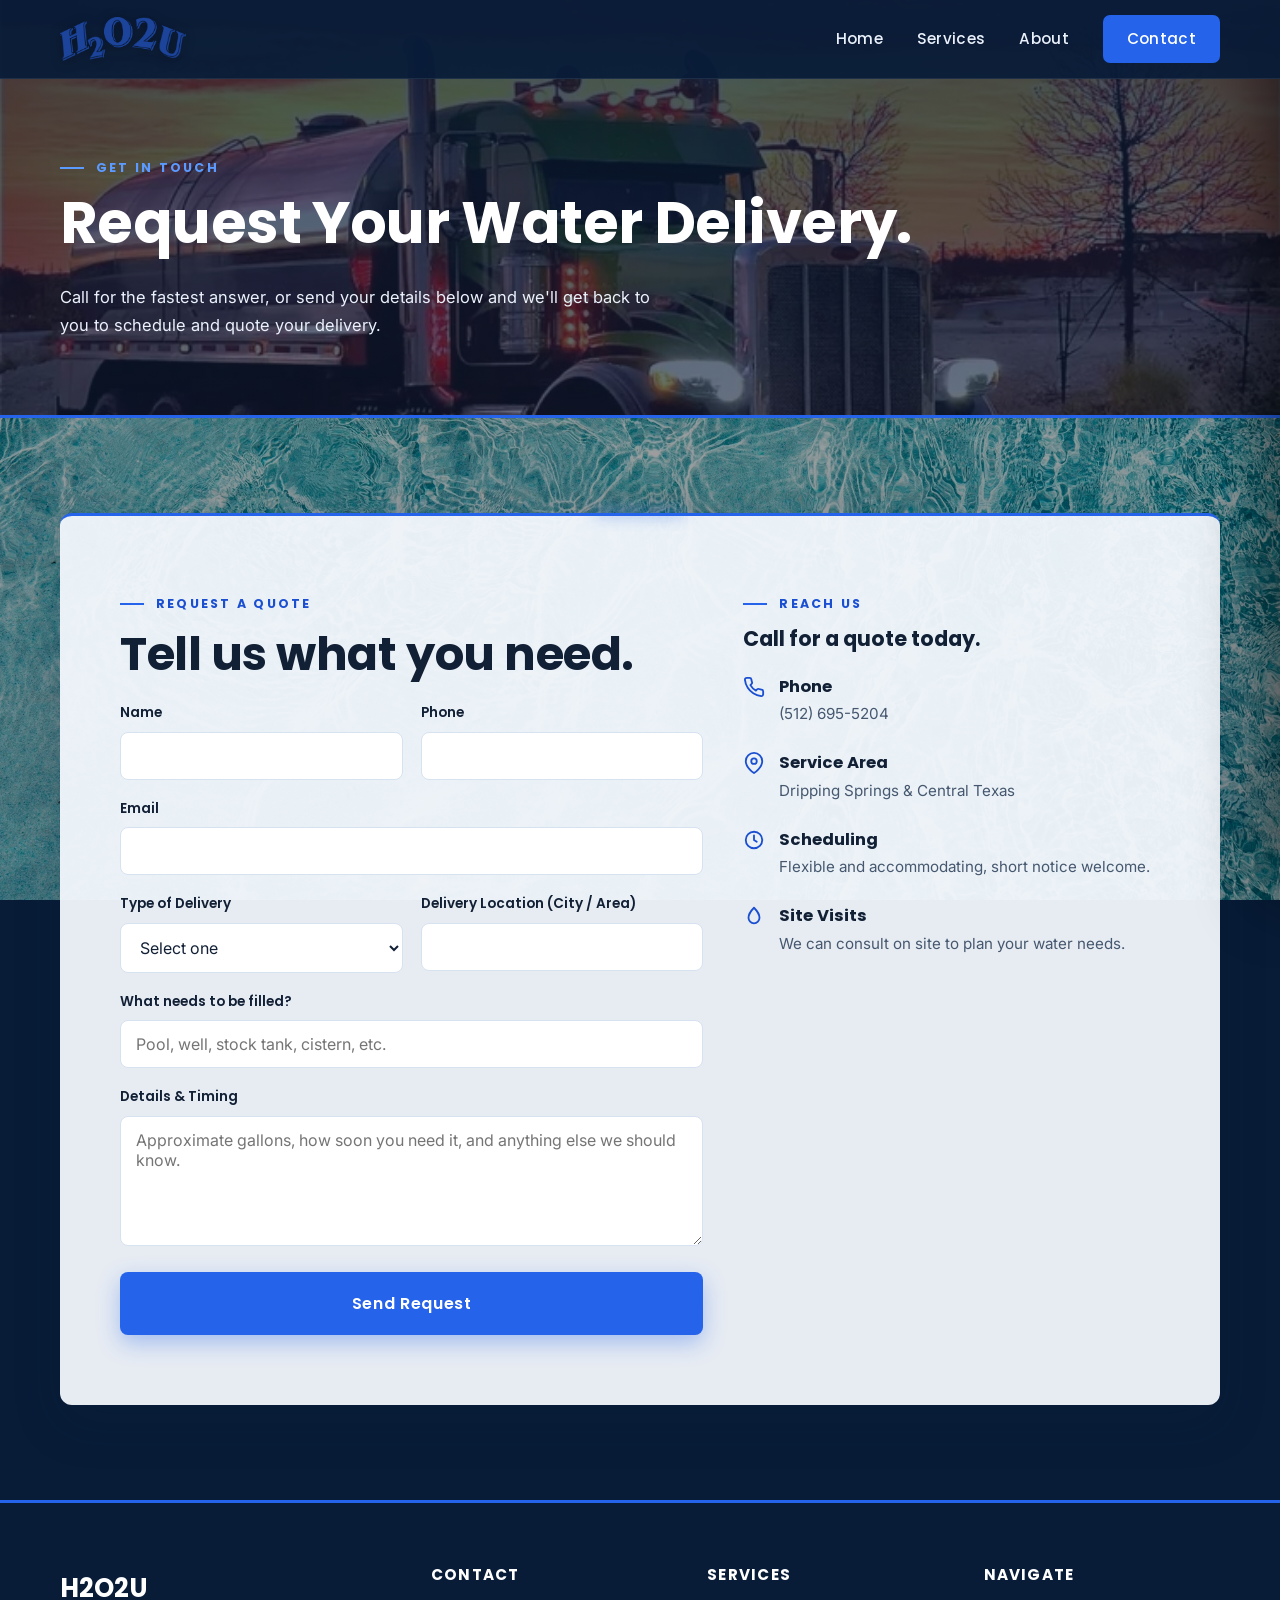
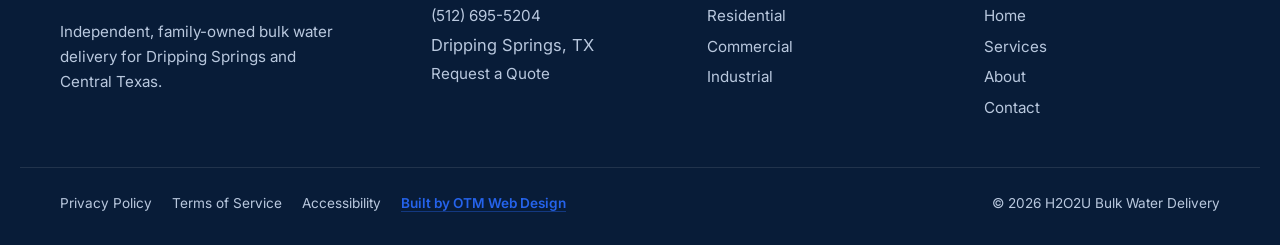
<file: book.html>
<!DOCTYPE html>
<html lang="en">
<head>
  <meta charset="UTF-8">
  <meta name="viewport" content="width=device-width, initial-scale=1.0">

  <title>Contact | Request a Water Delivery Quote | H2O2U</title>
  <meta name="description" content="Request a bulk water delivery quote from H2O2U in Dripping Springs, TX. Call (512) 695-5204 or send your details and we'll schedule your Central Texas delivery.">
  <link rel="canonical" href="https://h2o2u.net/book.html">

  <link rel="preconnect" href="https://fonts.googleapis.com">
  <link rel="preconnect" href="https://fonts.gstatic.com" crossorigin>
  <link href="https://fonts.googleapis.com/css2?family=Poppins:wght@500;600;700&family=Inter:wght@400;500;600&display=swap" rel="stylesheet">
  <link rel="icon" type="image/png" href="assets/favicon.png">

  <meta property="og:type" content="website">
  <meta property="og:site_name" content="H2O2U Bulk Water Delivery">
  <meta property="og:title" content="Contact | Request a Water Delivery Quote | H2O2U">
  <meta property="og:description" content="Request a bulk water delivery quote from H2O2U in Dripping Springs, TX. Call (512) 695-5204 or send your details online.">
  <meta property="og:url" content="https://h2o2u.net/book.html">
  <meta property="og:image" content="https://h2o2u.net/assets/og-image.jpg">
  <meta name="twitter:card" content="summary_large_image">
  <meta name="twitter:title" content="Contact | Request a Water Delivery Quote | H2O2U">
  <meta name="twitter:description" content="Request a bulk water delivery quote from H2O2U in Dripping Springs, TX.">
  <meta name="twitter:image" content="https://h2o2u.net/assets/og-image.jpg">

  <link rel="stylesheet" href="styles.css">
</head>
<body data-page="book">

  <nav class="nav">
    <div class="nav-inner">
      <a class="brand" href="index.html" aria-label="H2O2U home">
        <img src="assets/logo.png" alt="H2O2U Bulk Water Delivery">
      </a>
      <div class="nav-links">
        <a href="index.html" data-nav="home">Home</a>
        <a href="services.html" data-nav="services">Services</a>
        <a href="about.html" data-nav="about">About</a>
        <a class="nav-cta" href="book.html">Contact</a>
      </div>
      <button class="hamburger" aria-label="Open menu" aria-expanded="false">
        <span></span><span></span><span></span>
      </button>
    </div>
  </nav>
  <div class="nav-backdrop"></div>
  <aside class="mobile-menu" aria-label="Mobile navigation">
    <a href="index.html" data-nav="home">Home</a>
    <a href="services.html" data-nav="services">Services</a>
    <a href="about.html" data-nav="about">About</a>
    <a class="btn btn-primary" href="book.html">Contact</a>
  </aside>

  <header class="page-hero page-hero--book">
    <div class="container">
      <span class="eyebrow">Get In Touch</span>
      <h1>Request Your Water Delivery.</h1>
      <p>Call for the fastest answer, or send your details below and we'll get back to you to schedule and quote your delivery.</p>
    </div>
  </header>

  <section class="section">
    <div class="container">
      <div class="frame has-tab">
        <div class="book-grid">

          <div class="form-shell">
            <span class="eyebrow">Request a Quote</span>
            <h2>Tell us what you need.</h2>
            <form action="https://formspree.io/f/YOUR_FORMSPREE_ENDPOINT_HERE" method="POST">
              <input type="hidden" name="_subject" value="New water delivery request from h2o2u.net">
              <input type="hidden" name="_next" value="https://h2o2u.net/thank-you.html">

              <div class="field-row">
                <div class="field">
                  <label for="name">Name</label>
                  <input type="text" id="name" name="name" required>
                </div>
                <div class="field">
                  <label for="phone">Phone</label>
                  <input type="tel" id="phone" name="phone" required>
                </div>
              </div>

              <div class="field">
                <label for="email">Email</label>
                <input type="email" id="email" name="email">
              </div>

              <div class="field-row">
                <div class="field">
                  <label for="type">Type of Delivery</label>
                  <select id="type" name="delivery_type">
                    <option value="">Select one</option>
                    <option>Residential</option>
                    <option>Commercial</option>
                    <option>Industrial</option>
                    <option>Not sure / Other</option>
                  </select>
                </div>
                <div class="field">
                  <label for="city">Delivery Location (City / Area)</label>
                  <input type="text" id="city" name="location">
                </div>
              </div>

              <div class="field">
                <label for="fill">What needs to be filled?</label>
                <input type="text" id="fill" name="what_to_fill" placeholder="Pool, well, stock tank, cistern, etc.">
              </div>

              <div class="field">
                <label for="message">Details &amp; Timing</label>
                <textarea id="message" name="message" placeholder="Approximate gallons, how soon you need it, and anything else we should know."></textarea>
              </div>

              <button type="submit" class="btn btn-primary btn-lg" style="width:100%;">Send Request</button>
            </form>
          </div>

          <aside class="contact-side">
            <span class="eyebrow">Reach Us</span>
            <h3 style="margin-bottom:22px;">Call for a quote today.</h3>

            <div class="ci">
              <svg viewBox="0 0 24 24" fill="none" stroke-width="2" stroke-linecap="round" stroke-linejoin="round"><path d="M22 16.92v3a2 2 0 0 1-2.18 2 19.79 19.79 0 0 1-8.63-3.07 19.5 19.5 0 0 1-6-6 19.79 19.79 0 0 1-3.07-8.67A2 2 0 0 1 4.11 2h3a2 2 0 0 1 2 1.72c.13.96.36 1.9.7 2.81a2 2 0 0 1-.45 2.11L8.09 9.91a16 16 0 0 0 6 6l1.27-1.27a2 2 0 0 1 2.11-.45c.91.34 1.85.57 2.81.7A2 2 0 0 1 22 16.92z"/></svg>
              <div><b>Phone</b><a href="tel:+15126955204">(512) 695-5204</a></div>
            </div>

            <div class="ci">
              <svg viewBox="0 0 24 24" fill="none" stroke-width="2" stroke-linecap="round" stroke-linejoin="round"><path d="M21 10c0 7-9 13-9 13s-9-6-9-13a9 9 0 0 1 18 0z"/><circle cx="12" cy="10" r="3"/></svg>
              <div><b>Service Area</b><span>Dripping Springs &amp; Central Texas</span></div>
            </div>

            <div class="ci">
              <svg viewBox="0 0 24 24" fill="none" stroke-width="2" stroke-linecap="round" stroke-linejoin="round"><circle cx="12" cy="12" r="9"/><path d="M12 7v5l3 2"/></svg>
              <div><b>Scheduling</b><span>Flexible and accommodating, short notice welcome.</span></div>
            </div>

            <div class="ci">
              <svg viewBox="0 0 24 24" fill="none" stroke-width="2" stroke-linecap="round" stroke-linejoin="round"><path d="M12 3s6 6 6 11a6 6 0 0 1-12 0c0-5 6-11 6-11z"/></svg>
              <div><b>Site Visits</b><span>We can consult on site to plan your water needs.</span></div>
            </div>
          </aside>

        </div>
      </div>
    </div>
  </section>

  <footer class="footer">
    <div class="container">
      <div class="footer-grid">
        <div class="footer-brand">
          <div class="fmark">H2O2U</div>
          <p>Independent, family-owned bulk water delivery for Dripping Springs and Central Texas.</p>
        </div>
        <div>
          <h4>Contact</h4>
          <ul>
            <li><a href="tel:+15126955204">(512) 695-5204</a></li>
            <li>Dripping Springs, TX</li>
            <li><a href="book.html">Request a Quote</a></li>
          </ul>
        </div>
        <div>
          <h4>Services</h4>
          <ul>
            <li><a href="services.html">Residential</a></li>
            <li><a href="services.html">Commercial</a></li>
            <li><a href="services.html">Industrial</a></li>
          </ul>
        </div>
        <div>
          <h4>Navigate</h4>
          <ul>
            <li><a href="index.html">Home</a></li>
            <li><a href="services.html">Services</a></li>
            <li><a href="about.html">About</a></li>
            <li><a href="book.html">Contact</a></li>
          </ul>
        </div>
      </div>
    </div>
    <div class="footer-bottom">
      <div class="footer-legal">
        <a href="privacy.html">Privacy Policy</a>
        <a href="terms.html">Terms of Service</a>
        <a href="accessibility.html">Accessibility</a>
        <a href="https://otm-designs.com" target="_blank" rel="noopener">Built by OTM Web Design</a>
      </div>
      <div>&copy; 2026 H2O2U Bulk Water Delivery</div>
    </div>
  </footer>

  <a class="call-bar" href="tel:+15126955204">Call Now &middot; (512) 695-5204</a>

  <script src="script.js"></script>
</body>
</html>
</file>
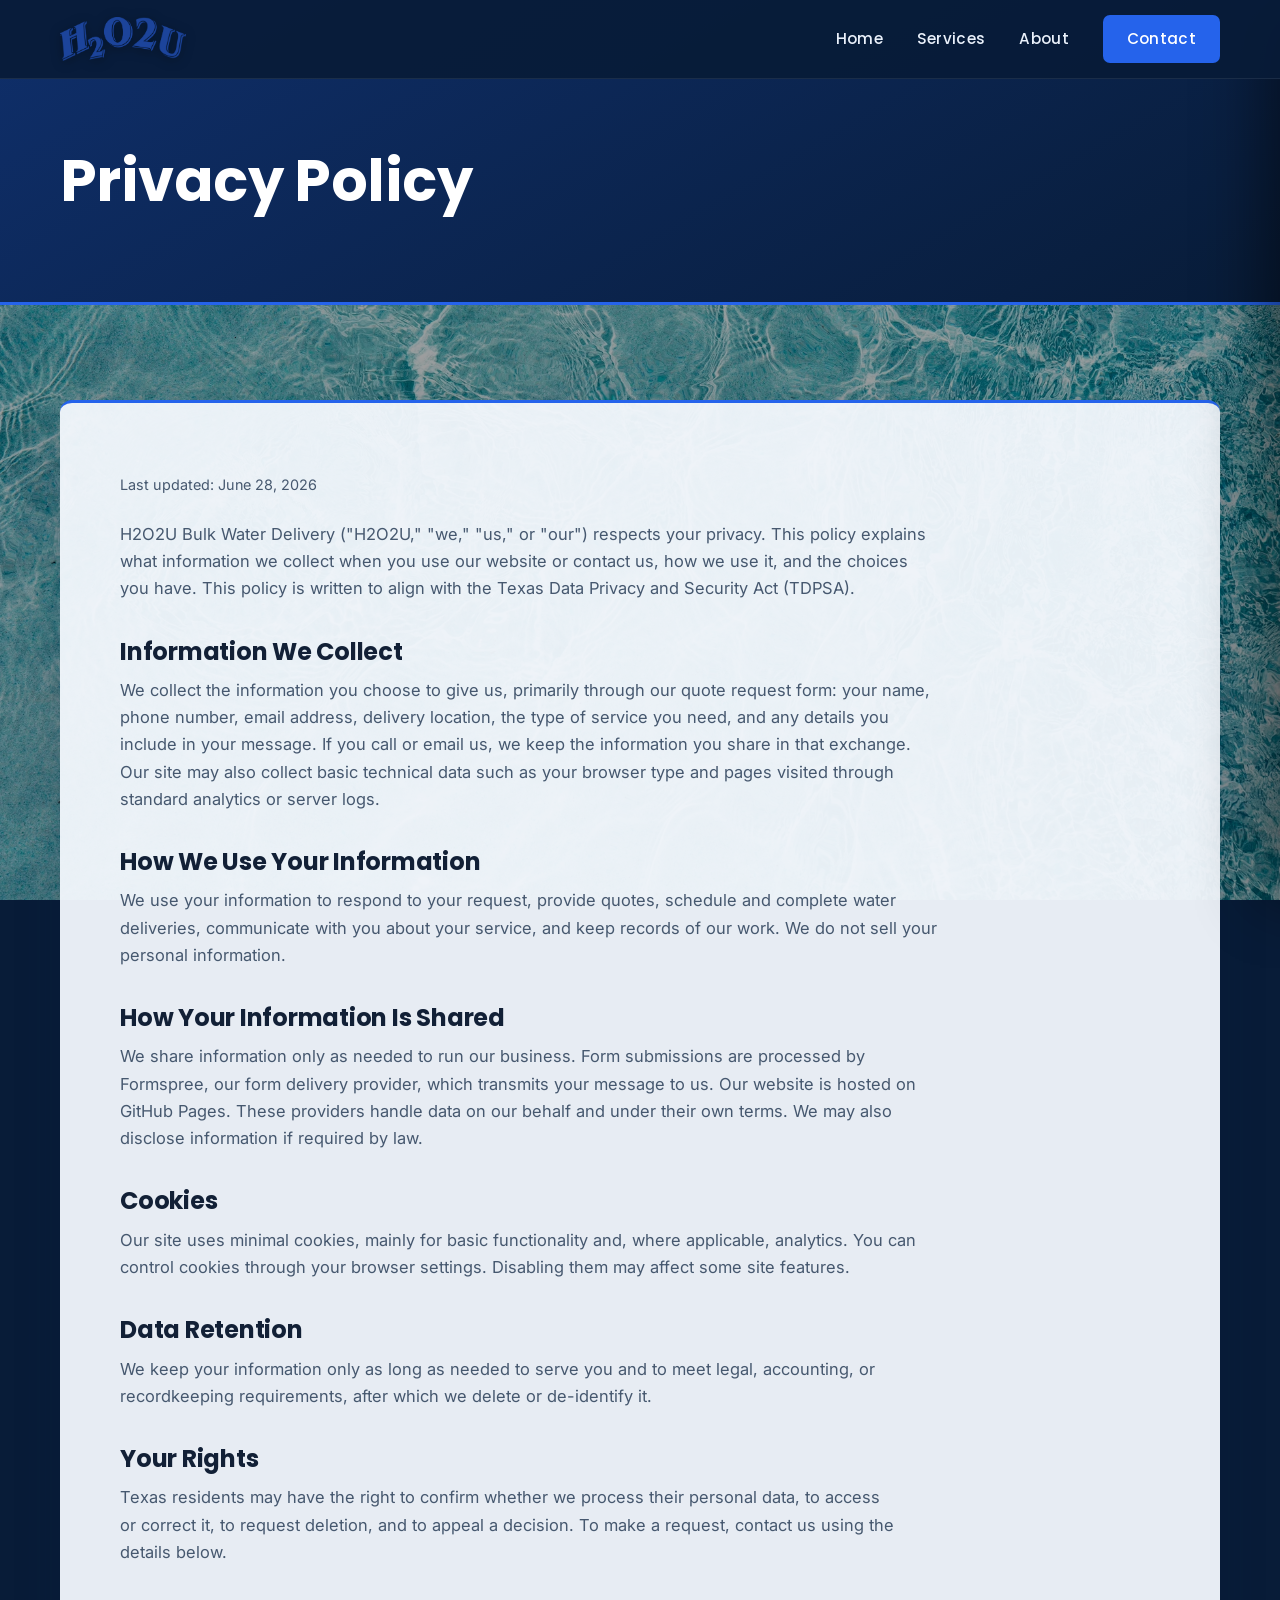
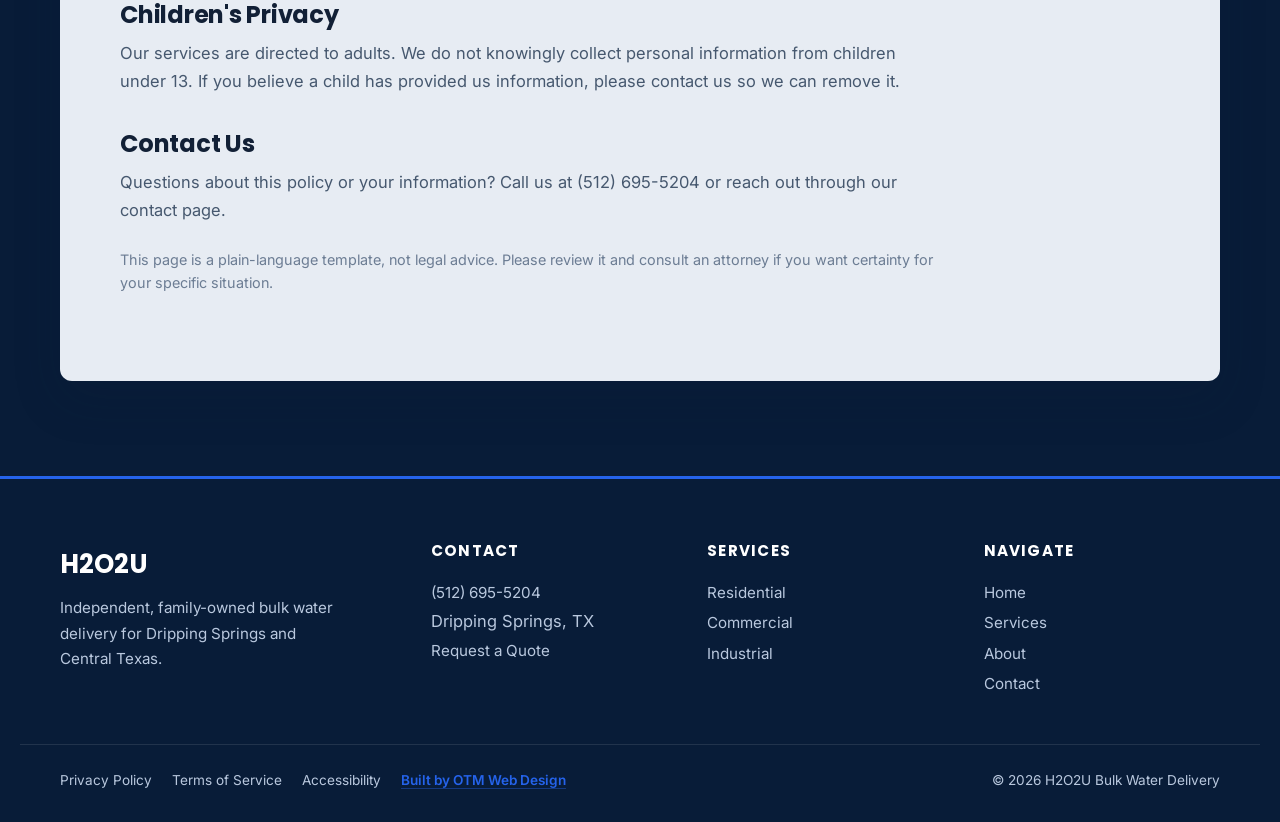
<file: privacy.html>
<!DOCTYPE html>
<html lang="en">
<head>
  <meta charset="UTF-8">
  <meta name="viewport" content="width=device-width, initial-scale=1.0">
  <meta name="robots" content="noindex">
  <title>Privacy Policy | H2O2U Bulk Water Delivery</title>
  <meta name="description" content="Privacy policy for H2O2U Bulk Water Delivery, Dripping Springs, TX.">
  <link rel="canonical" href="https://h2o2u.net/privacy.html">

  <link rel="preconnect" href="https://fonts.googleapis.com">
  <link rel="preconnect" href="https://fonts.gstatic.com" crossorigin>
  <link href="https://fonts.googleapis.com/css2?family=Poppins:wght@500;600;700&family=Inter:wght@400;500;600&display=swap" rel="stylesheet">
  <link rel="icon" type="image/png" href="assets/favicon.png">
  <link rel="stylesheet" href="styles.css">
</head>
<body data-page="legal">

  <nav class="nav">
    <div class="nav-inner">
      <a class="brand" href="index.html" aria-label="H2O2U home"><img src="assets/logo.png" alt="H2O2U Bulk Water Delivery"></a>
      <div class="nav-links">
        <a href="index.html" data-nav="home">Home</a>
        <a href="services.html" data-nav="services">Services</a>
        <a href="about.html" data-nav="about">About</a>
        <a class="nav-cta" href="book.html">Contact</a>
      </div>
      <button class="hamburger" aria-label="Open menu" aria-expanded="false"><span></span><span></span><span></span></button>
    </div>
  </nav>
  <div class="nav-backdrop"></div>
  <aside class="mobile-menu" aria-label="Mobile navigation">
    <a href="index.html" data-nav="home">Home</a>
    <a href="services.html" data-nav="services">Services</a>
    <a href="about.html" data-nav="about">About</a>
    <a class="btn btn-primary" href="book.html">Contact</a>
  </aside>

  <header class="simple-head">
    <div class="container"><h1>Privacy Policy</h1></div>
  </header>

  <section class="section">
    <div class="container">
      <div class="frame">
        <div class="legal-body">
          <p class="legal-updated">Last updated: June 28, 2026</p>

          <p>H2O2U Bulk Water Delivery ("H2O2U," "we," "us," or "our") respects your privacy. This policy explains what information we collect when you use our website or contact us, how we use it, and the choices you have. This policy is written to align with the Texas Data Privacy and Security Act (TDPSA).</p>

          <h2>Information We Collect</h2>
          <p>We collect the information you choose to give us, primarily through our quote request form: your name, phone number, email address, delivery location, the type of service you need, and any details you include in your message. If you call or email us, we keep the information you share in that exchange. Our site may also collect basic technical data such as your browser type and pages visited through standard analytics or server logs.</p>

          <h2>How We Use Your Information</h2>
          <p>We use your information to respond to your request, provide quotes, schedule and complete water deliveries, communicate with you about your service, and keep records of our work. We do not sell your personal information.</p>

          <h2>How Your Information Is Shared</h2>
          <p>We share information only as needed to run our business. Form submissions are processed by Formspree, our form delivery provider, which transmits your message to us. Our website is hosted on GitHub Pages. These providers handle data on our behalf and under their own terms. We may also disclose information if required by law.</p>

          <h2>Cookies</h2>
          <p>Our site uses minimal cookies, mainly for basic functionality and, where applicable, analytics. You can control cookies through your browser settings. Disabling them may affect some site features.</p>

          <h2>Data Retention</h2>
          <p>We keep your information only as long as needed to serve you and to meet legal, accounting, or recordkeeping requirements, after which we delete or de-identify it.</p>

          <h2>Your Rights</h2>
          <p>Texas residents may have the right to confirm whether we process their personal data, to access or correct it, to request deletion, and to appeal a decision. To make a request, contact us using the details below.</p>

          <h2>Children's Privacy</h2>
          <p>Our services are directed to adults. We do not knowingly collect personal information from children under 13. If you believe a child has provided us information, please contact us so we can remove it.</p>

          <h2>Contact Us</h2>
          <p>Questions about this policy or your information? Call us at <a href="tel:+15126955204">(512) 695-5204</a> or reach out through our <a href="book.html">contact page</a>.</p>

          <p style="margin-top:24px;font-size:0.9rem;color:var(--ink-faint);">This page is a plain-language template, not legal advice. Please review it and consult an attorney if you want certainty for your specific situation.</p>
        </div>
      </div>
    </div>
  </section>

  <footer class="footer">
    <div class="container">
      <div class="footer-grid">
        <div class="footer-brand"><div class="fmark">H2O2U</div><p>Independent, family-owned bulk water delivery for Dripping Springs and Central Texas.</p></div>
        <div><h4>Contact</h4><ul><li><a href="tel:+15126955204">(512) 695-5204</a></li><li>Dripping Springs, TX</li><li><a href="book.html">Request a Quote</a></li></ul></div>
        <div><h4>Services</h4><ul><li><a href="services.html">Residential</a></li><li><a href="services.html">Commercial</a></li><li><a href="services.html">Industrial</a></li></ul></div>
        <div><h4>Navigate</h4><ul><li><a href="index.html">Home</a></li><li><a href="services.html">Services</a></li><li><a href="about.html">About</a></li><li><a href="book.html">Contact</a></li></ul></div>
      </div>
    </div>
    <div class="footer-bottom">
      <div class="footer-legal">
        <a href="privacy.html">Privacy Policy</a>
        <a href="terms.html">Terms of Service</a>
        <a href="accessibility.html">Accessibility</a>
        <a href="https://otm-designs.com" target="_blank" rel="noopener">Built by OTM Web Design</a>
      </div>
      <div>&copy; 2026 H2O2U Bulk Water Delivery</div>
    </div>
  </footer>

  <a class="call-bar" href="tel:+15126955204">Call Now &middot; (512) 695-5204</a>
  <script src="script.js"></script>
</body>
</html>
</file>
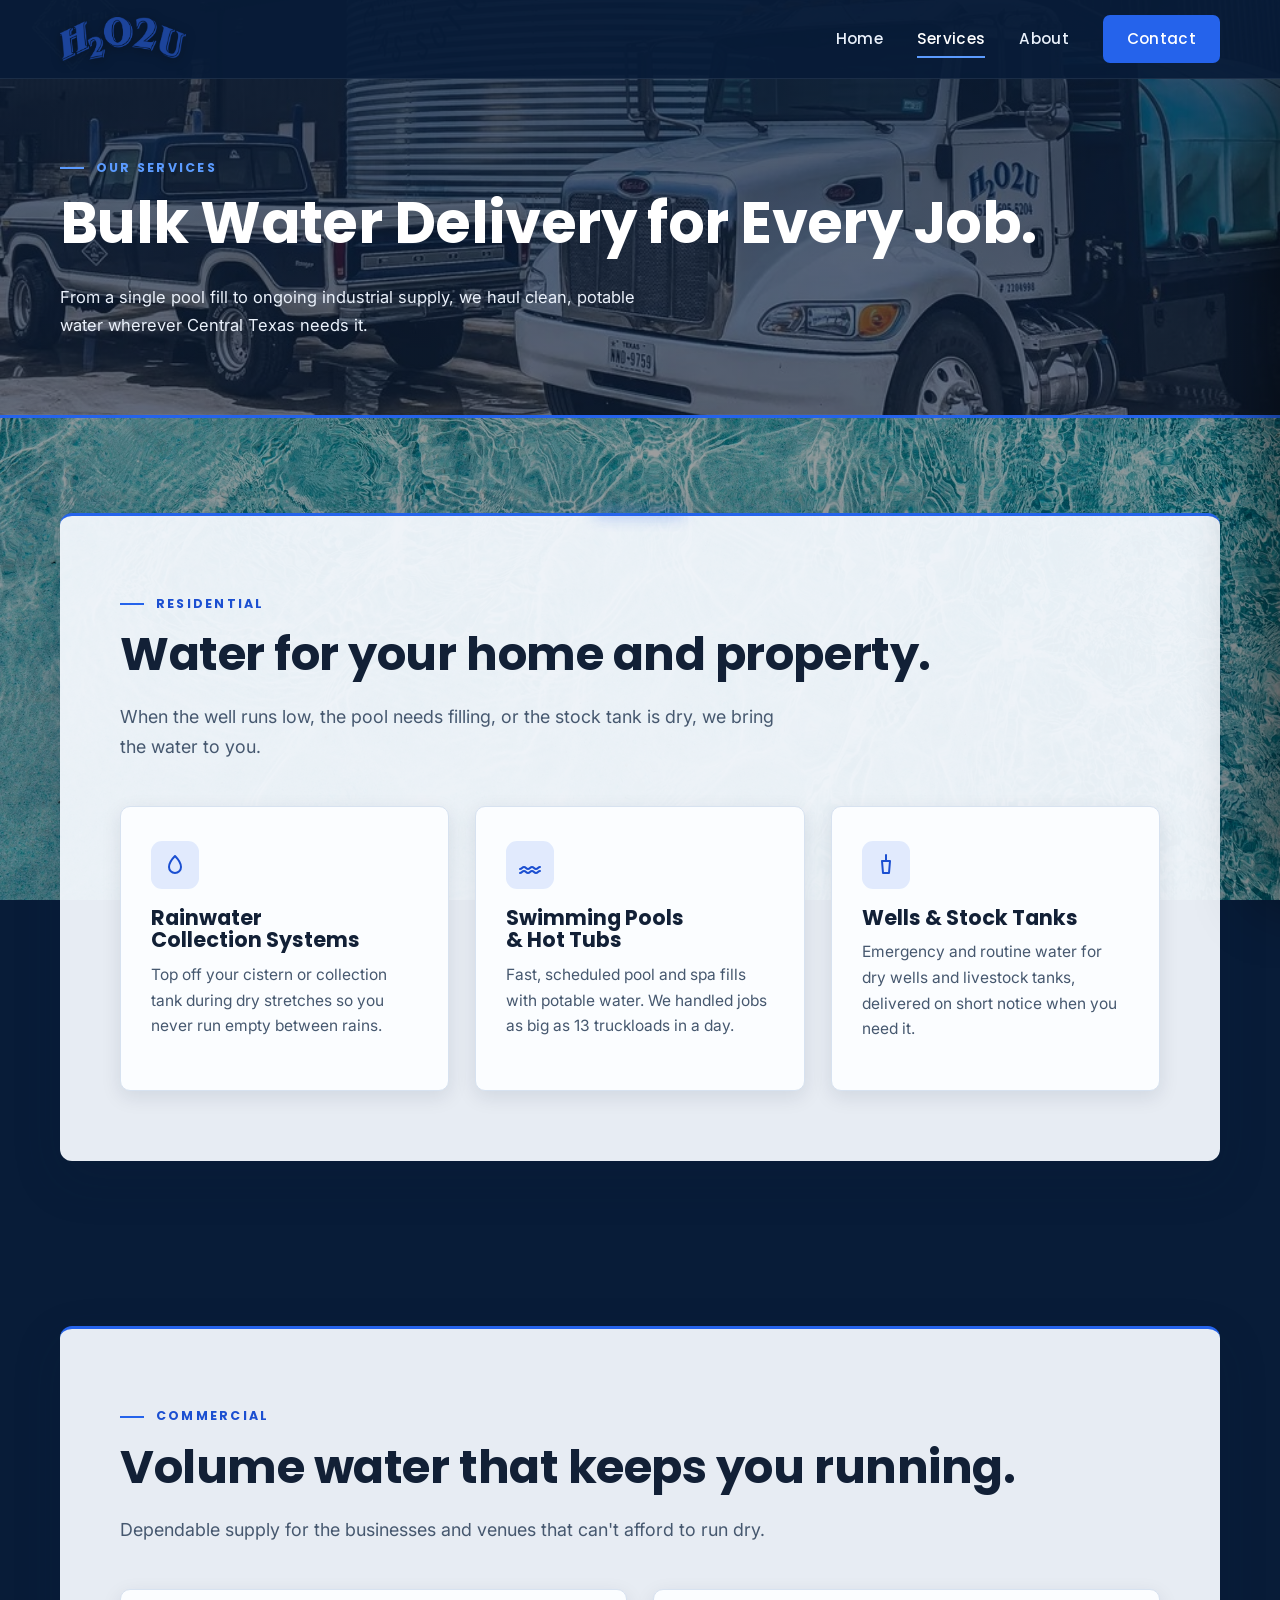
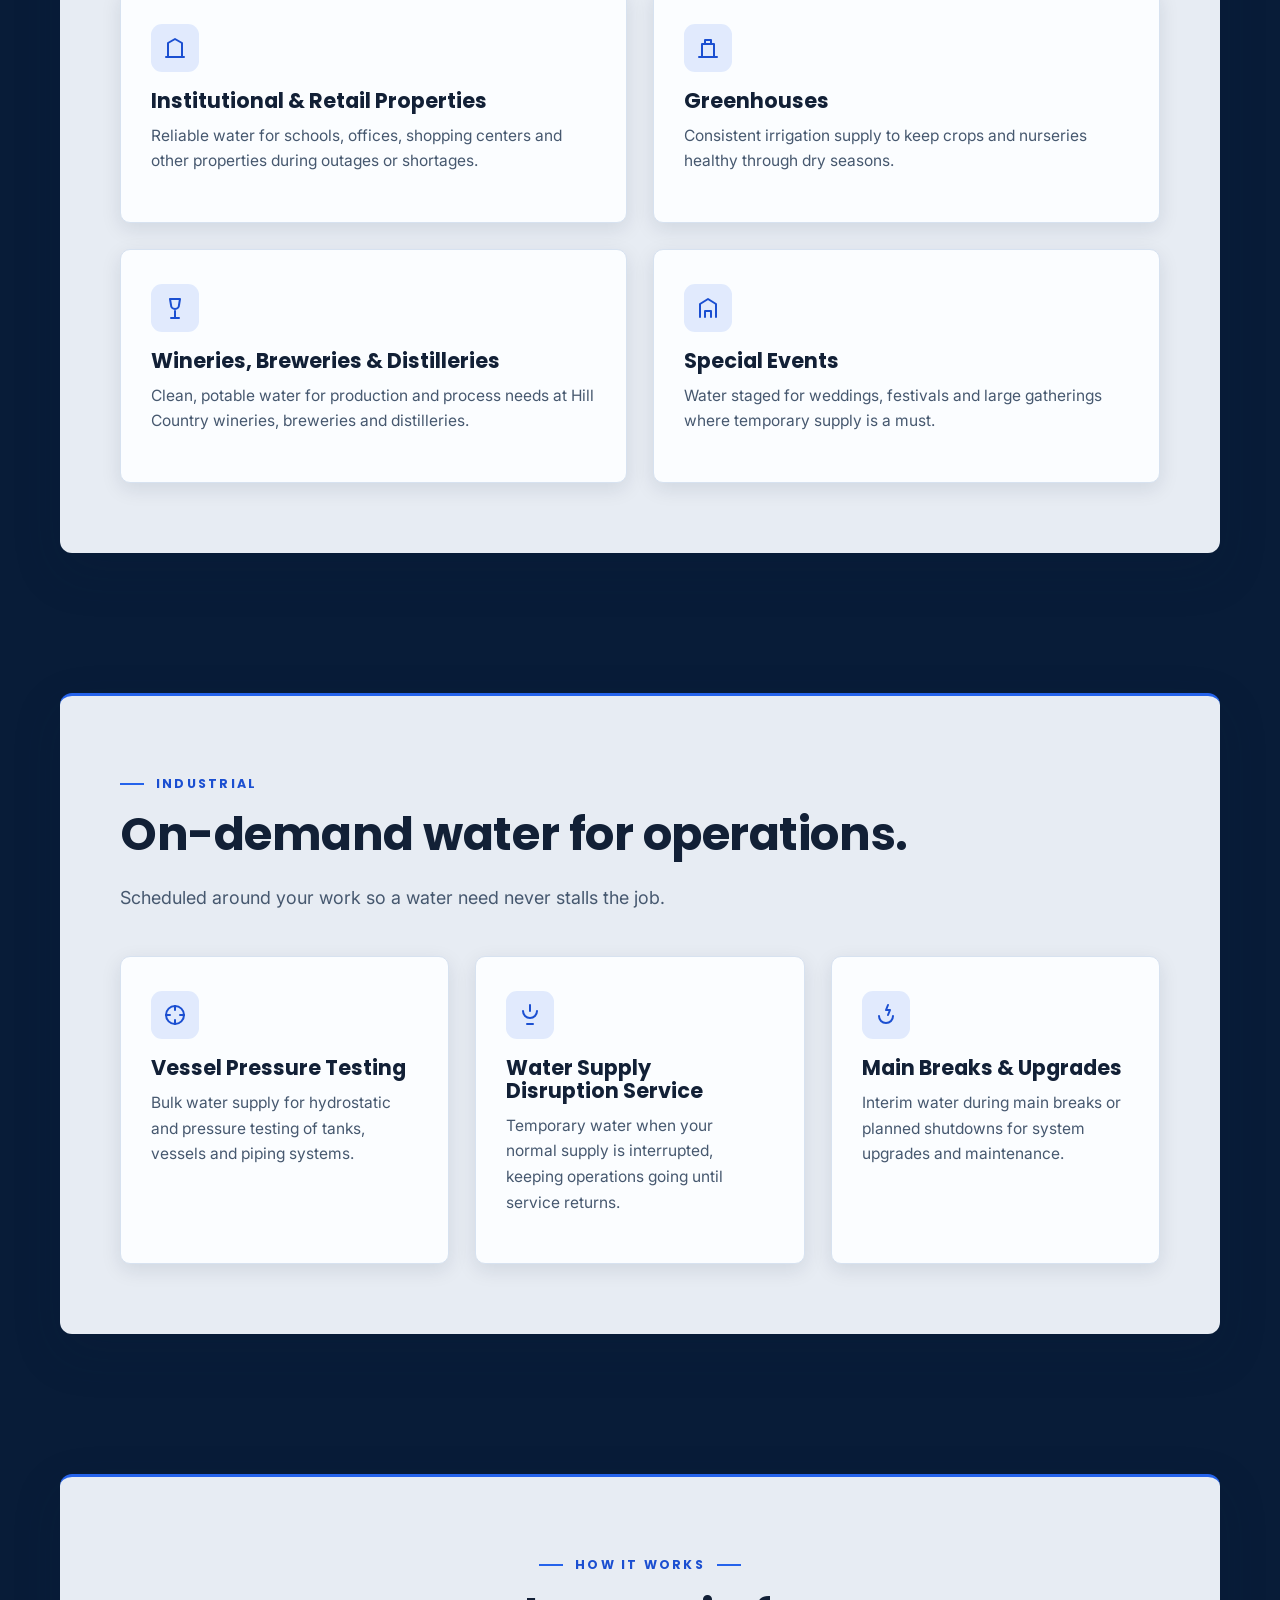
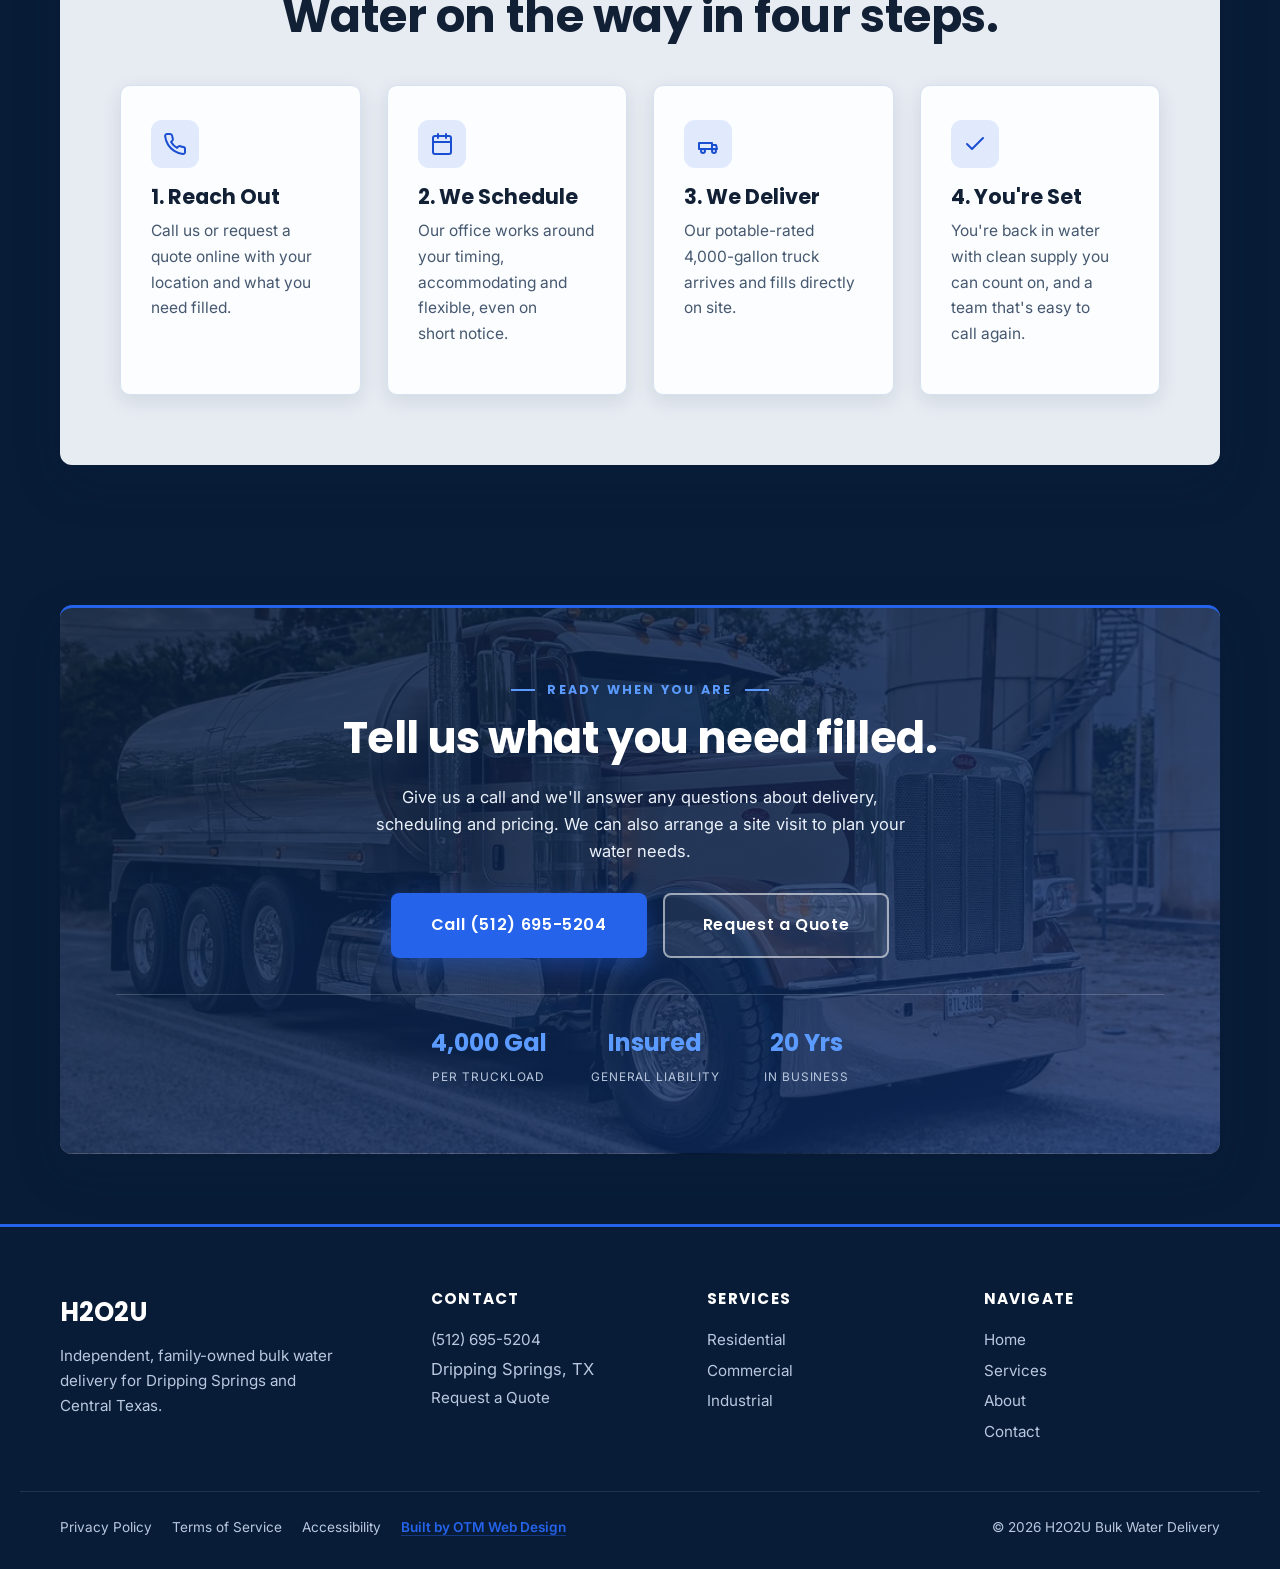
<file: services.html>
<!DOCTYPE html>
<html lang="en">
<head>
  <meta charset="UTF-8">
  <meta name="viewport" content="width=device-width, initial-scale=1.0">

  <title>Water Delivery Services | H2O2U, Dripping Springs TX</title>
  <meta name="description" content="Residential, commercial and industrial bulk water delivery in Central Texas. Pools, wells, stock tanks, wineries, events, pressure testing and more from H2O2U.">
  <link rel="canonical" href="https://h2o2u.net/services.html">

  <link rel="preconnect" href="https://fonts.googleapis.com">
  <link rel="preconnect" href="https://fonts.gstatic.com" crossorigin>
  <link href="https://fonts.googleapis.com/css2?family=Poppins:wght@500;600;700&family=Inter:wght@400;500;600&display=swap" rel="stylesheet">
  <link rel="icon" type="image/png" href="assets/favicon.png">

  <meta property="og:type" content="website">
  <meta property="og:site_name" content="H2O2U Bulk Water Delivery">
  <meta property="og:title" content="Water Delivery Services | H2O2U, Dripping Springs TX">
  <meta property="og:description" content="Residential, commercial and industrial bulk water delivery across Central Texas. Pools, wells, stock tanks, wineries, events and more.">
  <meta property="og:url" content="https://h2o2u.net/services.html">
  <meta property="og:image" content="https://h2o2u.net/assets/og-image.jpg">
  <meta name="twitter:card" content="summary_large_image">
  <meta name="twitter:title" content="Water Delivery Services | H2O2U, Dripping Springs TX">
  <meta name="twitter:description" content="Residential, commercial and industrial bulk water delivery across Central Texas.">
  <meta name="twitter:image" content="https://h2o2u.net/assets/og-image.jpg">

  <link rel="stylesheet" href="styles.css">
</head>
<body data-page="services">

  <nav class="nav">
    <div class="nav-inner">
      <a class="brand" href="index.html" aria-label="H2O2U home">
        <img src="assets/logo.png" alt="H2O2U Bulk Water Delivery">
      </a>
      <div class="nav-links">
        <a href="index.html" data-nav="home">Home</a>
        <a href="services.html" data-nav="services">Services</a>
        <a href="about.html" data-nav="about">About</a>
        <a class="nav-cta" href="book.html">Contact</a>
      </div>
      <button class="hamburger" aria-label="Open menu" aria-expanded="false">
        <span></span><span></span><span></span>
      </button>
    </div>
  </nav>
  <div class="nav-backdrop"></div>
  <aside class="mobile-menu" aria-label="Mobile navigation">
    <a href="index.html" data-nav="home">Home</a>
    <a href="services.html" data-nav="services">Services</a>
    <a href="about.html" data-nav="about">About</a>
    <a class="btn btn-primary" href="book.html">Contact</a>
  </aside>

  <header class="page-hero page-hero--services">
    <div class="container">
      <span class="eyebrow">Our Services</span>
      <h1>Bulk Water Delivery for Every Job.</h1>
      <p>From a single pool fill to ongoing industrial supply, we haul clean, potable water wherever Central Texas needs it.</p>
    </div>
  </header>

  <section class="section">
    <div class="container">
      <div class="frame has-tab">
        <div class="section-head">
          <span class="eyebrow">Residential</span>
          <h2>Water for your home and property.</h2>
          <p class="lede">When the well runs low, the pool needs filling, or the stock tank is dry, we bring the water to you.</p>
        </div>
        <div class="svc-grid">
          <div class="svc-card">
            <div class="svc-icon" aria-hidden="true"><svg viewBox="0 0 24 24" fill="none" stroke-width="2" stroke-linecap="round" stroke-linejoin="round"><path d="M12 3s6 6 6 11a6 6 0 0 1-12 0c0-5 6-11 6-11z"/></svg></div>
            <h3>Rainwater Collection Systems</h3>
            <p>Top off your cistern or collection tank during dry stretches so you never run empty between rains.</p>
          </div>
          <div class="svc-card">
            <div class="svc-icon" aria-hidden="true"><svg viewBox="0 0 24 24" fill="none" stroke-width="2" stroke-linecap="round" stroke-linejoin="round"><path d="M2 16c2 0 2-2 4-2s2 2 4 2 2-2 4-2 2 2 4 2 2-2 4-2"/><path d="M2 20c2 0 2-2 4-2s2 2 4 2 2-2 4-2 2 2 4 2 2-2 4-2"/></svg></div>
            <h3>Swimming Pools &amp; Hot Tubs</h3>
            <p>Fast, scheduled pool and spa fills with potable water. We handled jobs as big as 13 truckloads in a day.</p>
          </div>
          <div class="svc-card">
            <div class="svc-icon" aria-hidden="true"><svg viewBox="0 0 24 24" fill="none" stroke-width="2" stroke-linecap="round" stroke-linejoin="round"><path d="M12 2v6"/><path d="M8 8h8l-1 12H9L8 8z"/></svg></div>
            <h3>Wells &amp; Stock Tanks</h3>
            <p>Emergency and routine water for dry wells and livestock tanks, delivered on short notice when you need it.</p>
          </div>
        </div>
      </div>
    </div>
  </section>

  <section class="section-sm">
    <div class="container">
      <div class="frame">
        <div class="section-head">
          <span class="eyebrow">Commercial</span>
          <h2>Volume water that keeps you running.</h2>
          <p class="lede">Dependable supply for the businesses and venues that can't afford to run dry.</p>
        </div>
        <div class="svc-grid cols-2">
          <div class="svc-card">
            <div class="svc-icon" aria-hidden="true"><svg viewBox="0 0 24 24" fill="none" stroke-width="2" stroke-linecap="round" stroke-linejoin="round"><path d="M3 21h18"/><path d="M5 21V7l7-4 7 4v14"/></svg></div>
            <h3>Institutional &amp; Retail Properties</h3>
            <p>Reliable water for schools, offices, shopping centers and other properties during outages or shortages.</p>
          </div>
          <div class="svc-card">
            <div class="svc-icon" aria-hidden="true"><svg viewBox="0 0 24 24" fill="none" stroke-width="2" stroke-linecap="round" stroke-linejoin="round"><path d="M3 21h18"/><path d="M6 21V8h12v13"/><path d="M9 8V4h6v4"/></svg></div>
            <h3>Greenhouses</h3>
            <p>Consistent irrigation supply to keep crops and nurseries healthy through dry seasons.</p>
          </div>
          <div class="svc-card">
            <div class="svc-icon" aria-hidden="true"><svg viewBox="0 0 24 24" fill="none" stroke-width="2" stroke-linecap="round" stroke-linejoin="round"><path d="M8 22h8"/><path d="M12 15v7"/><path d="M7 3h10l-1 6a4 4 0 0 1-8 0L7 3z"/></svg></div>
            <h3>Wineries, Breweries &amp; Distilleries</h3>
            <p>Clean, potable water for production and process needs at Hill Country wineries, breweries and distilleries.</p>
          </div>
          <div class="svc-card">
            <div class="svc-icon" aria-hidden="true"><svg viewBox="0 0 24 24" fill="none" stroke-width="2" stroke-linecap="round" stroke-linejoin="round"><path d="M4 21V8l8-5 8 5v13"/><path d="M9 21v-6h6v6"/></svg></div>
            <h3>Special Events</h3>
            <p>Water staged for weddings, festivals and large gatherings where temporary supply is a must.</p>
          </div>
        </div>
      </div>
    </div>
  </section>

  <section class="section-sm">
    <div class="container">
      <div class="frame">
        <div class="section-head">
          <span class="eyebrow">Industrial</span>
          <h2>On-demand water for operations.</h2>
          <p class="lede">Scheduled around your work so a water need never stalls the job.</p>
        </div>
        <div class="svc-grid">
          <div class="svc-card">
            <div class="svc-icon" aria-hidden="true"><svg viewBox="0 0 24 24" fill="none" stroke-width="2" stroke-linecap="round" stroke-linejoin="round"><circle cx="12" cy="12" r="9"/><path d="M12 3v4M12 17v4M3 12h4M17 12h4"/></svg></div>
            <h3>Vessel Pressure Testing</h3>
            <p>Bulk water supply for hydrostatic and pressure testing of tanks, vessels and piping systems.</p>
          </div>
          <div class="svc-card">
            <div class="svc-icon" aria-hidden="true"><svg viewBox="0 0 24 24" fill="none" stroke-width="2" stroke-linecap="round" stroke-linejoin="round"><path d="M12 2v6"/><path d="M5 8a7 7 0 1 0 14 0"/><path d="M9 21h6"/></svg></div>
            <h3>Water Supply Disruption Service</h3>
            <p>Temporary water when your normal supply is interrupted, keeping operations going until service returns.</p>
          </div>
          <div class="svc-card">
            <div class="svc-icon" aria-hidden="true"><svg viewBox="0 0 24 24" fill="none" stroke-width="2" stroke-linecap="round" stroke-linejoin="round"><path d="M14 2l-2 5h4l-2 5"/><path d="M5 13c0 4 3 7 7 7s7-3 7-7"/></svg></div>
            <h3>Main Breaks &amp; Upgrades</h3>
            <p>Interim water during main breaks or planned shutdowns for system upgrades and maintenance.</p>
          </div>
        </div>
      </div>
    </div>
  </section>

  <!-- PROCESS -->
  <section class="section-sm">
    <div class="container">
      <div class="frame">
        <div class="section-head center">
          <span class="eyebrow center">How It Works</span>
          <h2>Water on the way in four steps.</h2>
        </div>
        <div class="svc-grid cols-4">
          <div class="svc-card">
            <div class="svc-icon" aria-hidden="true"><svg viewBox="0 0 24 24" fill="none" stroke-width="2" stroke-linecap="round" stroke-linejoin="round"><path d="M22 16.92v3a2 2 0 0 1-2.18 2 19.79 19.79 0 0 1-8.63-3.07 19.5 19.5 0 0 1-6-6 19.79 19.79 0 0 1-3.07-8.67A2 2 0 0 1 4.11 2h3a2 2 0 0 1 2 1.72c.13.96.36 1.9.7 2.81a2 2 0 0 1-.45 2.11L8.09 9.91a16 16 0 0 0 6 6l1.27-1.27a2 2 0 0 1 2.11-.45c.91.34 1.85.57 2.81.7A2 2 0 0 1 22 16.92z"/></svg></div>
            <h3>1. Reach Out</h3>
            <p>Call us or request a quote online with your location and what you need filled.</p>
          </div>
          <div class="svc-card">
            <div class="svc-icon" aria-hidden="true"><svg viewBox="0 0 24 24" fill="none" stroke-width="2" stroke-linecap="round" stroke-linejoin="round"><rect x="3" y="4" width="18" height="18" rx="2"/><path d="M16 2v4M8 2v4M3 10h18"/></svg></div>
            <h3>2. We Schedule</h3>
            <p>Our office works around your timing, accommodating and flexible, even on short notice.</p>
          </div>
          <div class="svc-card">
            <div class="svc-icon" aria-hidden="true"><svg viewBox="0 0 24 24" fill="none" stroke-width="2" stroke-linecap="round" stroke-linejoin="round"><path d="M3 17h13v-6H3z"/><path d="M16 13h4l1 4h-5z"/><circle cx="7" cy="19" r="2"/><circle cx="18" cy="19" r="2"/></svg></div>
            <h3>3. We Deliver</h3>
            <p>Our potable-rated 4,000-gallon truck arrives and fills directly on site.</p>
          </div>
          <div class="svc-card">
            <div class="svc-icon" aria-hidden="true"><svg viewBox="0 0 24 24" fill="none" stroke-width="2" stroke-linecap="round" stroke-linejoin="round"><path d="M20 6L9 17l-5-5"/></svg></div>
            <h3>4. You're Set</h3>
            <p>You're back in water with clean supply you can count on, and a team that's easy to call again.</p>
          </div>
        </div>
      </div>
    </div>
  </section>

  <!-- CTA -->
  <section class="section-sm">
    <div class="container">
      <div class="cta-frame">
        <span class="eyebrow center">Ready When You Are</span>
        <h2>Tell us what you need filled.</h2>
        <p>Give us a call and we'll answer any questions about delivery, scheduling and pricing. We can also arrange a site visit to plan your water needs.</p>
        <div class="cta-actions">
          <a class="btn btn-primary btn-lg" href="tel:+15126955204">Call (512) 695-5204</a>
          <a class="btn btn-ghost-light btn-lg" href="book.html">Request a Quote</a>
        </div>
        <div class="cta-trust">
          <div class="ti"><b>4,000 Gal</b><span>Per Truckload</span></div>
          <div class="ti"><b>Insured</b><span>General Liability</span></div>
          <div class="ti"><b>20 Yrs</b><span>In Business</span></div>
        </div>
      </div>
    </div>
  </section>

  <footer class="footer">
    <div class="container">
      <div class="footer-grid">
        <div class="footer-brand">
          <div class="fmark">H2O2U</div>
          <p>Independent, family-owned bulk water delivery for Dripping Springs and Central Texas.</p>
        </div>
        <div>
          <h4>Contact</h4>
          <ul>
            <li><a href="tel:+15126955204">(512) 695-5204</a></li>
            <li>Dripping Springs, TX</li>
            <li><a href="book.html">Request a Quote</a></li>
          </ul>
        </div>
        <div>
          <h4>Services</h4>
          <ul>
            <li><a href="services.html">Residential</a></li>
            <li><a href="services.html">Commercial</a></li>
            <li><a href="services.html">Industrial</a></li>
          </ul>
        </div>
        <div>
          <h4>Navigate</h4>
          <ul>
            <li><a href="index.html">Home</a></li>
            <li><a href="services.html">Services</a></li>
            <li><a href="about.html">About</a></li>
            <li><a href="book.html">Contact</a></li>
          </ul>
        </div>
      </div>
    </div>
    <div class="footer-bottom">
      <div class="footer-legal">
        <a href="privacy.html">Privacy Policy</a>
        <a href="terms.html">Terms of Service</a>
        <a href="accessibility.html">Accessibility</a>
        <a href="https://otm-designs.com" target="_blank" rel="noopener">Built by OTM Web Design</a>
      </div>
      <div>&copy; 2026 H2O2U Bulk Water Delivery</div>
    </div>
  </footer>

  <a class="call-bar" href="tel:+15126955204">Call Now &middot; (512) 695-5204</a>

  <script src="script.js"></script>
</body>
</html>
</file>
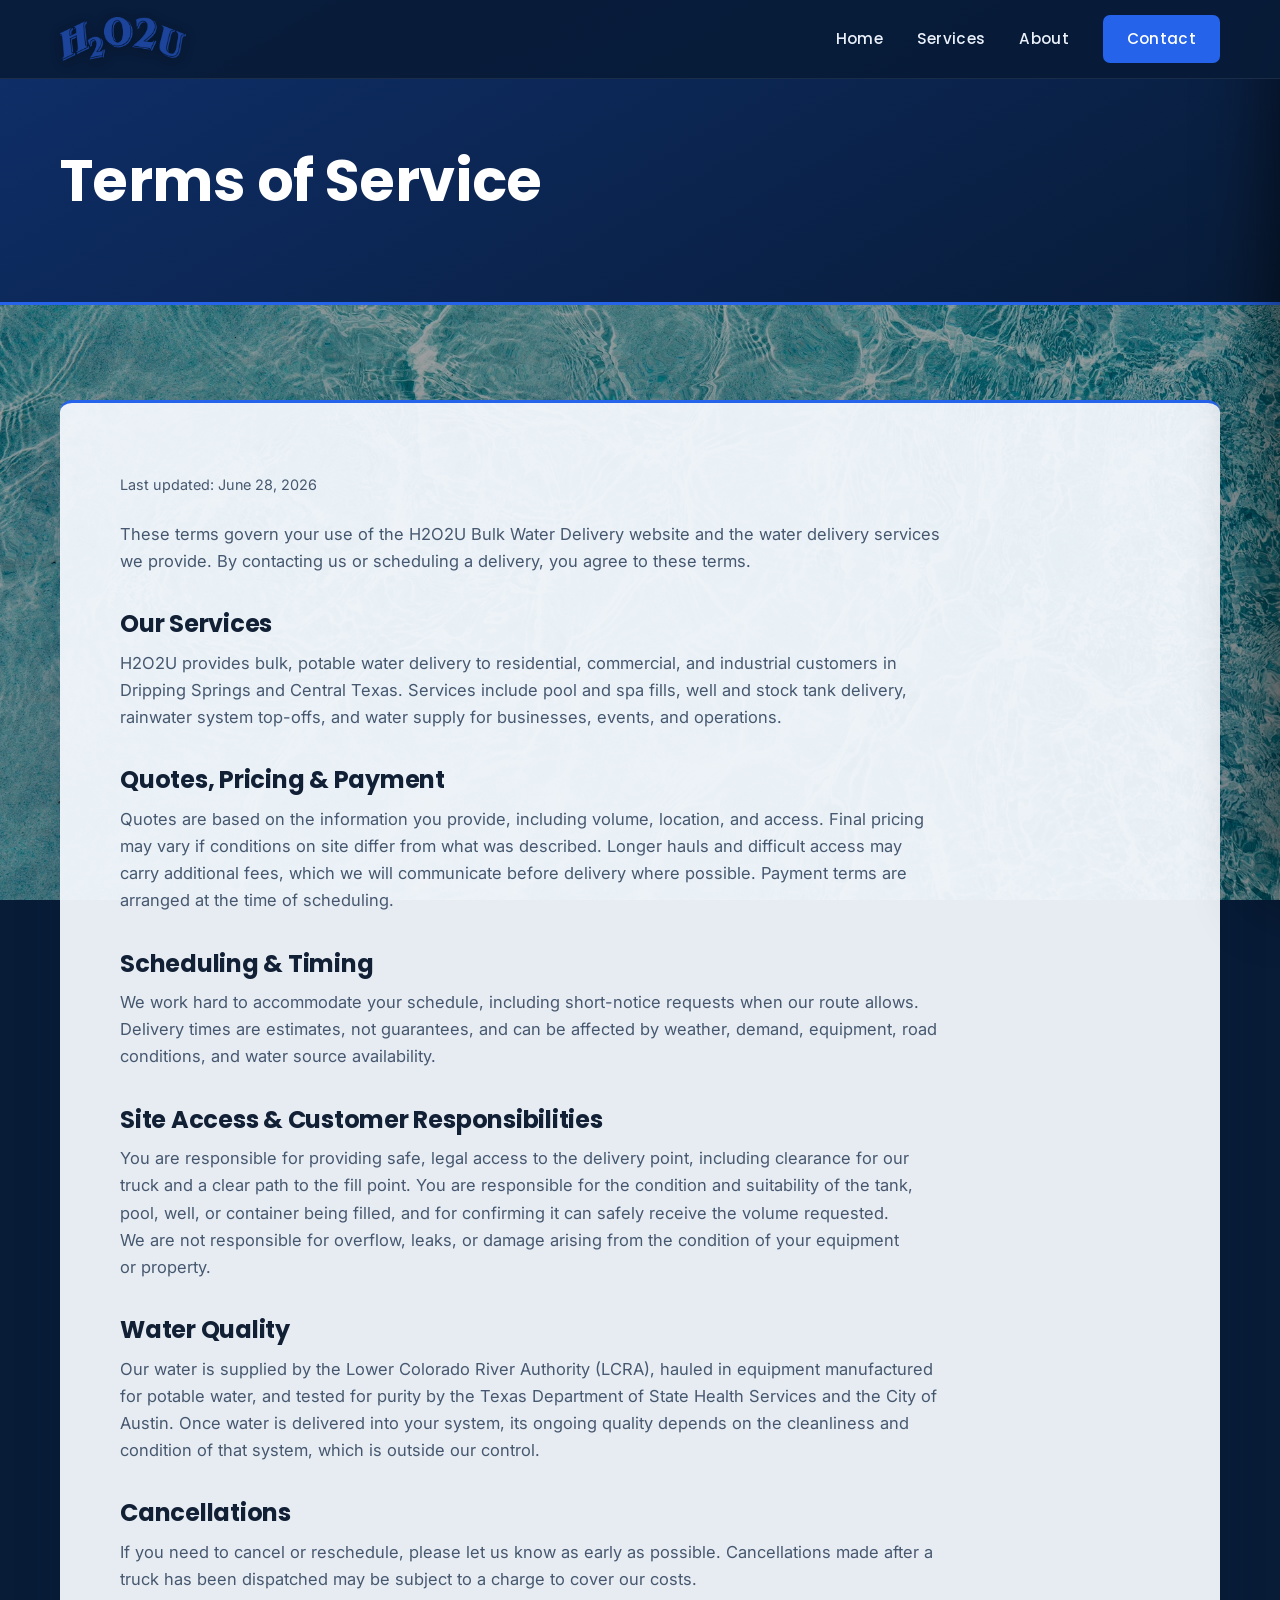
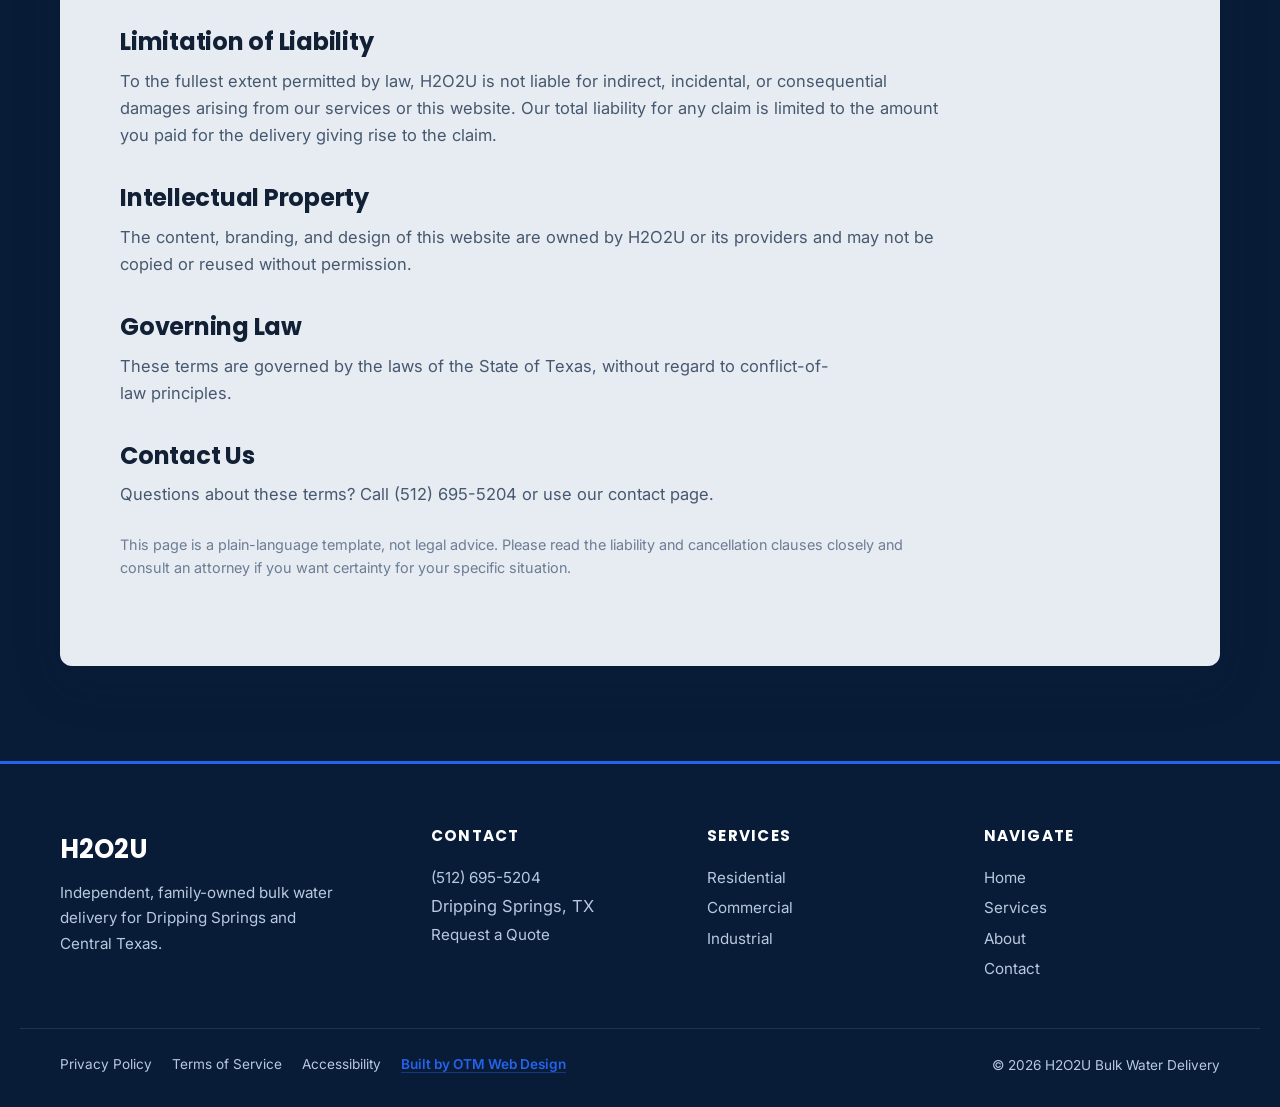
<file: terms.html>
<!DOCTYPE html>
<html lang="en">
<head>
  <meta charset="UTF-8">
  <meta name="viewport" content="width=device-width, initial-scale=1.0">
  <meta name="robots" content="noindex">
  <title>Terms of Service | H2O2U Bulk Water Delivery</title>
  <meta name="description" content="Terms of service for H2O2U Bulk Water Delivery, Dripping Springs, TX.">
  <link rel="canonical" href="https://h2o2u.net/terms.html">

  <link rel="preconnect" href="https://fonts.googleapis.com">
  <link rel="preconnect" href="https://fonts.gstatic.com" crossorigin>
  <link href="https://fonts.googleapis.com/css2?family=Poppins:wght@500;600;700&family=Inter:wght@400;500;600&display=swap" rel="stylesheet">
  <link rel="icon" type="image/png" href="assets/favicon.png">
  <link rel="stylesheet" href="styles.css">
</head>
<body data-page="legal">

  <nav class="nav">
    <div class="nav-inner">
      <a class="brand" href="index.html" aria-label="H2O2U home"><img src="assets/logo.png" alt="H2O2U Bulk Water Delivery"></a>
      <div class="nav-links">
        <a href="index.html" data-nav="home">Home</a>
        <a href="services.html" data-nav="services">Services</a>
        <a href="about.html" data-nav="about">About</a>
        <a class="nav-cta" href="book.html">Contact</a>
      </div>
      <button class="hamburger" aria-label="Open menu" aria-expanded="false"><span></span><span></span><span></span></button>
    </div>
  </nav>
  <div class="nav-backdrop"></div>
  <aside class="mobile-menu" aria-label="Mobile navigation">
    <a href="index.html" data-nav="home">Home</a>
    <a href="services.html" data-nav="services">Services</a>
    <a href="about.html" data-nav="about">About</a>
    <a class="btn btn-primary" href="book.html">Contact</a>
  </aside>

  <header class="simple-head">
    <div class="container"><h1>Terms of Service</h1></div>
  </header>

  <section class="section">
    <div class="container">
      <div class="frame">
        <div class="legal-body">
          <p class="legal-updated">Last updated: June 28, 2026</p>

          <p>These terms govern your use of the H2O2U Bulk Water Delivery website and the water delivery services we provide. By contacting us or scheduling a delivery, you agree to these terms.</p>

          <h2>Our Services</h2>
          <p>H2O2U provides bulk, potable water delivery to residential, commercial, and industrial customers in Dripping Springs and Central Texas. Services include pool and spa fills, well and stock tank delivery, rainwater system top-offs, and water supply for businesses, events, and operations.</p>

          <h2>Quotes, Pricing &amp; Payment</h2>
          <p>Quotes are based on the information you provide, including volume, location, and access. Final pricing may vary if conditions on site differ from what was described. Longer hauls and difficult access may carry additional fees, which we will communicate before delivery where possible. Payment terms are arranged at the time of scheduling.</p>

          <h2>Scheduling &amp; Timing</h2>
          <p>We work hard to accommodate your schedule, including short-notice requests when our route allows. Delivery times are estimates, not guarantees, and can be affected by weather, demand, equipment, road conditions, and water source availability.</p>

          <h2>Site Access &amp; Customer Responsibilities</h2>
          <p>You are responsible for providing safe, legal access to the delivery point, including clearance for our truck and a clear path to the fill point. You are responsible for the condition and suitability of the tank, pool, well, or container being filled, and for confirming it can safely receive the volume requested. We are not responsible for overflow, leaks, or damage arising from the condition of your equipment or property.</p>

          <h2>Water Quality</h2>
          <p>Our water is supplied by the Lower Colorado River Authority (LCRA), hauled in equipment manufactured for potable water, and tested for purity by the Texas Department of State Health Services and the City of Austin. Once water is delivered into your system, its ongoing quality depends on the cleanliness and condition of that system, which is outside our control.</p>

          <h2>Cancellations</h2>
          <p>If you need to cancel or reschedule, please let us know as early as possible. Cancellations made after a truck has been dispatched may be subject to a charge to cover our costs.</p>

          <h2>Limitation of Liability</h2>
          <p>To the fullest extent permitted by law, H2O2U is not liable for indirect, incidental, or consequential damages arising from our services or this website. Our total liability for any claim is limited to the amount you paid for the delivery giving rise to the claim.</p>

          <h2>Intellectual Property</h2>
          <p>The content, branding, and design of this website are owned by H2O2U or its providers and may not be copied or reused without permission.</p>

          <h2>Governing Law</h2>
          <p>These terms are governed by the laws of the State of Texas, without regard to conflict-of-law principles.</p>

          <h2>Contact Us</h2>
          <p>Questions about these terms? Call <a href="tel:+15126955204">(512) 695-5204</a> or use our <a href="book.html">contact page</a>.</p>

          <p style="margin-top:24px;font-size:0.9rem;color:var(--ink-faint);">This page is a plain-language template, not legal advice. Please read the liability and cancellation clauses closely and consult an attorney if you want certainty for your specific situation.</p>
        </div>
      </div>
    </div>
  </section>

  <footer class="footer">
    <div class="container">
      <div class="footer-grid">
        <div class="footer-brand"><div class="fmark">H2O2U</div><p>Independent, family-owned bulk water delivery for Dripping Springs and Central Texas.</p></div>
        <div><h4>Contact</h4><ul><li><a href="tel:+15126955204">(512) 695-5204</a></li><li>Dripping Springs, TX</li><li><a href="book.html">Request a Quote</a></li></ul></div>
        <div><h4>Services</h4><ul><li><a href="services.html">Residential</a></li><li><a href="services.html">Commercial</a></li><li><a href="services.html">Industrial</a></li></ul></div>
        <div><h4>Navigate</h4><ul><li><a href="index.html">Home</a></li><li><a href="services.html">Services</a></li><li><a href="about.html">About</a></li><li><a href="book.html">Contact</a></li></ul></div>
      </div>
    </div>
    <div class="footer-bottom">
      <div class="footer-legal">
        <a href="privacy.html">Privacy Policy</a>
        <a href="terms.html">Terms of Service</a>
        <a href="accessibility.html">Accessibility</a>
        <a href="https://otm-designs.com" target="_blank" rel="noopener">Built by OTM Web Design</a>
      </div>
      <div>&copy; 2026 H2O2U Bulk Water Delivery</div>
    </div>
  </footer>

  <a class="call-bar" href="tel:+15126955204">Call Now &middot; (512) 695-5204</a>
  <script src="script.js"></script>
</body>
</html>
</file>
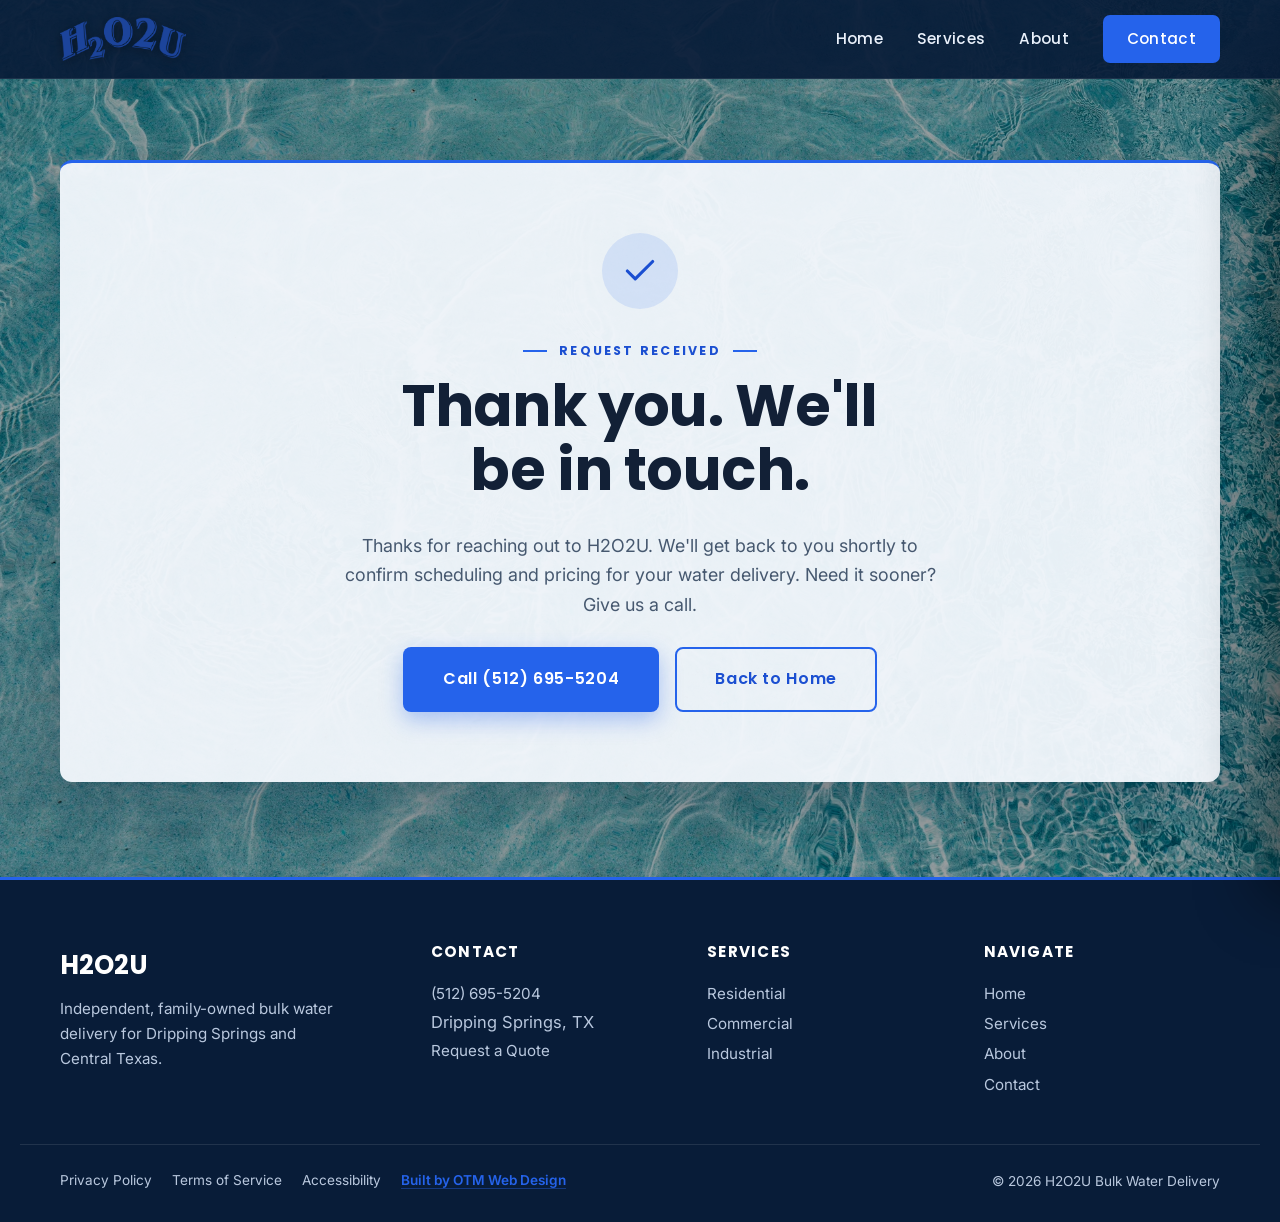
<file: thank-you.html>
<!DOCTYPE html>
<html lang="en">
<head>
  <meta charset="UTF-8">
  <meta name="viewport" content="width=device-width, initial-scale=1.0">
  <meta name="robots" content="noindex">
  <title>Thank You | H2O2U Bulk Water Delivery</title>
  <meta name="description" content="Thanks for contacting H2O2U Bulk Water Delivery. We'll be in touch shortly to schedule your Central Texas water delivery.">
  <link rel="canonical" href="https://h2o2u.net/thank-you.html">

  <link rel="preconnect" href="https://fonts.googleapis.com">
  <link rel="preconnect" href="https://fonts.gstatic.com" crossorigin>
  <link href="https://fonts.googleapis.com/css2?family=Poppins:wght@500;600;700&family=Inter:wght@400;500;600&display=swap" rel="stylesheet">
  <link rel="icon" type="image/png" href="assets/favicon.png">
  <link rel="stylesheet" href="styles.css">
</head>
<body data-page="thanks">

  <nav class="nav">
    <div class="nav-inner">
      <a class="brand" href="index.html" aria-label="H2O2U home">
        <img src="assets/logo.png" alt="H2O2U Bulk Water Delivery">
      </a>
      <div class="nav-links">
        <a href="index.html" data-nav="home">Home</a>
        <a href="services.html" data-nav="services">Services</a>
        <a href="about.html" data-nav="about">About</a>
        <a class="nav-cta" href="book.html">Contact</a>
      </div>
      <button class="hamburger" aria-label="Open menu" aria-expanded="false">
        <span></span><span></span><span></span>
      </button>
    </div>
  </nav>
  <div class="nav-backdrop"></div>
  <aside class="mobile-menu" aria-label="Mobile navigation">
    <a href="index.html" data-nav="home">Home</a>
    <a href="services.html" data-nav="services">Services</a>
    <a href="about.html" data-nav="about">About</a>
    <a class="btn btn-primary" href="book.html">Contact</a>
  </aside>

  <section class="section" style="padding-top:160px;">
    <div class="container">
      <div class="frame">
        <div class="thanks-wrap">
          <div class="thanks-icon" aria-hidden="true">
            <svg viewBox="0 0 24 24" fill="none" stroke-width="2" stroke-linecap="round" stroke-linejoin="round"><path d="M20 6L9 17l-5-5"/></svg>
          </div>
          <span class="eyebrow center">Request Received</span>
          <h1>Thank you. We'll be in touch.</h1>
          <p class="lede" style="margin:0 auto 28px;">Thanks for reaching out to H2O2U. We'll get back to you shortly to confirm scheduling and pricing for your water delivery. Need it sooner? Give us a call.</p>
          <div class="cta-actions" style="justify-content:center;">
            <a class="btn btn-primary btn-lg" href="tel:+15126955204">Call (512) 695-5204</a>
            <a class="btn btn-outline btn-lg" href="index.html">Back to Home</a>
          </div>
        </div>
      </div>
    </div>
  </section>

  <footer class="footer">
    <div class="container">
      <div class="footer-grid">
        <div class="footer-brand">
          <div class="fmark">H2O2U</div>
          <p>Independent, family-owned bulk water delivery for Dripping Springs and Central Texas.</p>
        </div>
        <div>
          <h4>Contact</h4>
          <ul>
            <li><a href="tel:+15126955204">(512) 695-5204</a></li>
            <li>Dripping Springs, TX</li>
            <li><a href="book.html">Request a Quote</a></li>
          </ul>
        </div>
        <div>
          <h4>Services</h4>
          <ul>
            <li><a href="services.html">Residential</a></li>
            <li><a href="services.html">Commercial</a></li>
            <li><a href="services.html">Industrial</a></li>
          </ul>
        </div>
        <div>
          <h4>Navigate</h4>
          <ul>
            <li><a href="index.html">Home</a></li>
            <li><a href="services.html">Services</a></li>
            <li><a href="about.html">About</a></li>
            <li><a href="book.html">Contact</a></li>
          </ul>
        </div>
      </div>
    </div>
    <div class="footer-bottom">
      <div class="footer-legal">
        <a href="privacy.html">Privacy Policy</a>
        <a href="terms.html">Terms of Service</a>
        <a href="accessibility.html">Accessibility</a>
        <a href="https://otm-designs.com" target="_blank" rel="noopener">Built by OTM Web Design</a>
      </div>
      <div>&copy; 2026 H2O2U Bulk Water Delivery</div>
    </div>
  </footer>

  <a class="call-bar" href="tel:+15126955204">Call Now &middot; (512) 695-5204</a>

  <script src="script.js"></script>
</body>
</html>
</file>
<file: styles.css>
/* ============================================================
   H2O2U Bulk Water Delivery. OTM background build (cool-light)
   Dark atmospheric water background + porcelain floating frames
   ============================================================ */

:root {
  /* Dark / cool tones */
  --navy-deep: #081c38;
  --navy: #0f2f6b;
  --navy-mid: #14387a;

  /* Accent (water blue) */
  --accent: #2563eb;
  --accent-deep: #1b4fd1;   /* for small elements on light frames */
  --accent-bright: #5b9bff; /* for dark zones */
  --accent-rgb: 37, 99, 235;

  /* Cool-light frames */
  --porcelain: #f4f8fd;
  --mist: #e9f0f9;
  --card: #ffffff;
  --card-2: #fbfdff;

  /* Ink */
  --ink: #122036;
  --ink-soft: #46586f;
  --ink-faint: #6c7d94;
  --line: #d7e2f0;
  --on-dark: #eaf1fb;
  --on-dark-soft: #b9c8de;

  --shadow-soft: 0 6px 20px rgba(8, 28, 56, 0.10);
  --shadow-lift: 0 18px 48px rgba(8, 28, 56, 0.20);

  --maxw: 1240px;
  --radius: 12px;

  --font-display: 'Poppins', system-ui, sans-serif;
  --font-body: 'Inter', system-ui, sans-serif;
}

/* ---------- reset ---------- */
*, *::before, *::after { box-sizing: border-box; }
html { scroll-behavior: smooth; -webkit-text-size-adjust: 100%; }
body {
  margin: 0;
  font-family: var(--font-body);
  font-size: 16.5px;
  line-height: 1.65;
  color: var(--ink);
  background: var(--navy-deep);
  overflow-x: hidden;
}
body.nav-open { overflow: hidden; }

/* Locked atmospheric background */
body::before {
  content: "";
  position: fixed;
  inset: 0;
  background-image: url('assets/body-bg.jpg');
  background-size: cover;
  background-position: center;
  filter: brightness(0.62);
  z-index: -1;
}

img { max-width: 100%; display: block; }
a { color: inherit; text-decoration: none; }

h1, h2, h3, h4 {
  font-family: var(--font-display);
  font-weight: 700;
  line-height: 1.1;
  margin: 0 0 .5em;
  text-wrap: balance;
}
h1 { font-size: clamp(2.2rem, 5vw, 3.6rem); letter-spacing: -0.01em; }
h2 { font-size: clamp(1.9rem, 3.8vw, 2.9rem); letter-spacing: -0.01em; }
h3 { font-size: 1.3rem; }
p { margin: 0 0 1rem; text-wrap: pretty; }

/* ---------- layout helpers ---------- */
.container {
  width: 100%;
  max-width: var(--maxw);
  margin: 0 auto;
  padding: 0 40px;
}
.section { padding: 95px 0; }
.section-sm { padding: 70px 0; }

/* Floating cool-light frame */
.frame {
  position: relative;
  background: rgba(244, 248, 253, 0.95);
  border-radius: var(--radius);
  box-shadow: var(--shadow-lift);
  border-top: 3px solid var(--accent);
  padding: 70px 60px;
}
.frame::after { /* center accent tab (used on inner-page first frame) */
  content: none;
}
.frame.has-tab::after {
  content: "";
  position: absolute;
  top: -3px; left: 50%;
  transform: translateX(-50%);
  width: 90px; height: 3px;
  background: var(--accent);
  box-shadow: 0 0 14px rgba(var(--accent-rgb), 0.8);
  border-radius: 0 0 3px 3px;
}

/* ---------- eyebrow ---------- */
.eyebrow {
  display: inline-flex;
  align-items: center;
  gap: 12px;
  font-family: var(--font-display);
  font-weight: 700;
  font-size: 0.78rem;
  letter-spacing: 0.18em;
  text-transform: uppercase;
  color: var(--accent-deep);
  margin: 0 0 14px;
}
.eyebrow::before { content: ""; width: 24px; height: 2px; background: var(--accent); }
.eyebrow.center { justify-content: center; }
.eyebrow.center::after { content: ""; width: 24px; height: 2px; background: var(--accent); }

.section-head { margin-bottom: 44px; }
.section-head.center { text-align: center; }
.lede { font-size: 1.12rem; color: var(--ink-soft); max-width: 60ch; }

/* ---------- buttons ---------- */
.btn {
  display: inline-flex;
  align-items: center;
  justify-content: center;
  gap: 10px;
  font-family: var(--font-display);
  font-weight: 600;
  font-size: 0.95rem;
  letter-spacing: 0.04em;
  padding: 15px 30px;
  border-radius: 8px;
  border: 2px solid transparent;
  cursor: pointer;
  transition: transform .2s ease, background .2s ease, color .2s ease, box-shadow .2s ease, border-color .2s ease;
}
.btn-primary { background: var(--accent); color: #fff; box-shadow: 0 8px 22px rgba(var(--accent-rgb), 0.35); }
.btn-primary:hover { background: var(--accent-deep); transform: translateY(-2px); box-shadow: 0 12px 28px rgba(var(--accent-rgb), 0.45); }
.btn-outline { background: transparent; color: var(--accent-deep); border-color: var(--accent); }
.btn-outline:hover { background: var(--accent); color: #fff; transform: translateY(-2px); }
.btn-ghost-light { background: rgba(255,255,255,0.08); color: #fff; border-color: rgba(255,255,255,0.55); }
.btn-ghost-light:hover { background: #fff; color: var(--navy); transform: translateY(-2px); }
.btn-lg { padding: 17px 38px; font-size: 1rem; }

/* ============================================================
   NAV
   ============================================================ */
.nav {
  position: fixed;
  top: 0; left: 0; right: 0;
  z-index: 300;
  background: rgba(8, 28, 56, 0.92);
  border-bottom: 1px solid rgba(255,255,255,0.08);
}
.nav-inner {
  max-width: var(--maxw);
  margin: 0 auto;
  padding: 0 40px;
  height: 78px;
  display: flex;
  align-items: center;
  justify-content: space-between;
}
.brand { display: flex; align-items: center; gap: 12px; }
.brand img {
  height: 44px;
  width: auto;
  filter: drop-shadow(0 2px 6px rgba(0,0,0,0.35));
  transition: transform .25s ease;
}
.brand:hover img { transform: scale(1.04); }
.brand-text { display: flex; flex-direction: column; line-height: 1; }
.brand-mark { font-family: var(--font-display); font-weight: 700; font-size: 1.35rem; color: #fff; letter-spacing: 0.02em; }
.brand-sub { font-size: 0.62rem; letter-spacing: 0.26em; text-transform: uppercase; color: var(--accent-bright); margin-top: 3px; }

.nav-links { display: flex; align-items: center; gap: 34px; }
.nav-links a {
  font-family: var(--font-display);
  font-weight: 500;
  font-size: 0.95rem;
  color: var(--on-dark);
  letter-spacing: 0.02em;
  padding: 6px 0;
  position: relative;
}
.nav-links a::after {
  content: ""; position: absolute; left: 0; bottom: 0;
  width: 0; height: 2px; background: var(--accent-bright);
  transition: width .25s ease;
}
.nav-links a:hover::after, .nav-links a.is-active::after { width: 100%; }
.nav-links a.is-active { color: #fff; }
.nav-cta {
  background: var(--accent);
  color: #fff !important;
  padding: 11px 24px !important;
  border-radius: 7px;
  font-weight: 600;
}
.nav-cta::after { display: none; }
.nav-cta:hover { background: var(--accent-deep); }

/* hamburger */
.hamburger {
  display: none;
  position: relative;
  width: 48px; height: 48px;
  background: none; border: none; cursor: pointer;
  margin-left: auto;
  z-index: 220;
}
.hamburger span {
  position: absolute; left: 11px;
  width: 26px; height: 2.5px;
  background: var(--accent-bright);
  border-radius: 2px;
  transition: transform .3s cubic-bezier(.5,0,.2,1), opacity .3s cubic-bezier(.5,0,.2,1);
}
.hamburger span:nth-child(1) { top: 16px; }
.hamburger span:nth-child(2) { top: 22.75px; }
.hamburger span:nth-child(3) { top: 29.5px; }
.hamburger.is-open span:nth-child(1) { transform: translateY(6.75px) rotate(45deg); }
.hamburger.is-open span:nth-child(2) { opacity: 0; }
.hamburger.is-open span:nth-child(3) { transform: translateY(-6.75px) rotate(-45deg); }

/* mobile menu panel */
.mobile-menu {
  position: fixed;
  top: 0; right: 0; bottom: 0;
  width: min(78vw, 360px);
  background: linear-gradient(165deg, var(--navy-deep) 0%, var(--navy) 60%, var(--navy-mid) 100%);
  border-left: 3px solid var(--accent);
  box-shadow: -20px 0 60px rgba(0,0,0,0.45);
  padding: 96px 32px 50px;
  transform: translateX(100%);
  transition: transform .4s cubic-bezier(.5,0,.2,1);
  z-index: 210;
  display: flex;
  flex-direction: column;
}
.mobile-menu.is-open { transform: translateX(0); }
.mobile-menu a {
  font-family: var(--font-display);
  font-size: 1.55rem;
  letter-spacing: 0.1em;
  color: var(--on-dark);
  padding: 18px 0;
  border-bottom: 1px solid rgba(var(--accent-rgb), 0.18);
  transition: color .3s cubic-bezier(.5,0,.2,1), padding-left .3s cubic-bezier(.5,0,.2,1);
}
.mobile-menu a:hover, .mobile-menu a.is-active { color: var(--accent-bright); padding-left: 10px; }
.mobile-menu .btn { margin-top: 28px; width: 100%; }
.nav-backdrop {
  position: fixed; inset: 0;
  background: rgba(0,0,0,0.55);
  backdrop-filter: blur(2px);
  opacity: 0; pointer-events: none;
  transition: opacity .35s ease;
  z-index: 200;
}
.nav-backdrop.is-open { opacity: 1; pointer-events: auto; }

/* ============================================================
   HERO
   ============================================================ */
.hero {
  position: relative;
  min-height: 86vh;
  display: flex;
  align-items: center;
  background-image: linear-gradient(100deg, rgba(8,28,56,0.92) 0%, rgba(8,28,56,0.66) 44%, rgba(8,28,56,0.30) 100%), url('assets/hero-home.jpg');
  background-size: cover;
  background-position: center;
  padding: 120px 0 90px;
}
.hero-content { max-width: 680px; }
.hero .eyebrow { color: var(--accent-bright); }
.hero .eyebrow::before, .hero .eyebrow::after { background: var(--accent-bright); }
.hero h1 { color: #fff; }
.hero p { color: var(--on-dark); font-size: 1.18rem; max-width: 54ch; margin-bottom: 32px; }
.hero-actions { display: flex; flex-wrap: wrap; gap: 16px; }
.hero-phone { color: #fff; font-family: var(--font-display); font-weight: 600; }

/* inner-page hero */
.page-hero {
  position: relative;
  padding: 150px 0 76px;
  border-bottom: 3px solid var(--accent);
  background-size: cover;
  background-position: center;
}
.page-hero--services { background-image: linear-gradient(180deg, rgba(8,28,56,0.76), rgba(8,28,56,0.61)), url('assets/hero-services.jpg'); }
.page-hero--about    { background-image: linear-gradient(180deg, rgba(8,28,56,0.76), rgba(8,28,56,0.61)), url('assets/hero-about.jpg'); }
.page-hero--book     { background-image: linear-gradient(180deg, rgba(8,28,56,0.76), rgba(8,28,56,0.61)), url('assets/hero-book.jpg'); }
.page-hero .eyebrow { color: var(--accent-bright); }
.page-hero .eyebrow::before, .page-hero .eyebrow::after { background: var(--accent-bright); }
.page-hero h1 { color: #fff; }
.page-hero p { color: var(--on-dark); max-width: 60ch; margin: 0; }

/* ============================================================
   MARQUEE
   ============================================================ */
.marquee {
  background: var(--navy-deep);
  border-top: 2px solid var(--accent);
  border-bottom: 2px solid var(--accent);
  overflow: hidden;
  padding: 16px 0;
}
.marquee-track {
  display: flex;
  width: max-content;
  animation: marquee 40s linear infinite;
}
.marquee:hover .marquee-track { animation-play-state: paused; }
.marquee-item {
  display: inline-flex;
  align-items: center;
  font-family: var(--font-display);
  font-weight: 600;
  font-size: 0.92rem;
  letter-spacing: 0.08em;
  text-transform: uppercase;
  color: var(--on-dark);
  white-space: nowrap;
}
.marquee-item .dot { width: 6px; height: 6px; border-radius: 50%; background: var(--accent-bright); margin: 0 28px; }
@keyframes marquee { from { transform: translateX(0); } to { transform: translateX(-50%); } }

/* ============================================================
   INTRO GRID
   ============================================================ */
.intro-grid { display: grid; grid-template-columns: 0.95fr 1.05fr; gap: 50px; align-items: center; }
.intro-media { position: relative; }
.intro-media img { width: 100%; height: 100%; min-height: 380px; object-fit: cover; border-radius: 10px; box-shadow: var(--shadow-soft); }
.intro-badge {
  position: absolute; bottom: 18px; left: 18px;
  background: var(--accent); color: #fff;
  font-family: var(--font-display); font-weight: 600;
  padding: 12px 18px; border-radius: 8px;
  font-size: 0.85rem; line-height: 1.2;
  box-shadow: var(--shadow-lift);
}
.intro-badge strong { display: block; font-size: 1.3rem; }
.creds { margin-top: 18px; padding-top: 20px; border-top: 1px solid var(--line); color: var(--ink-soft); font-size: 0.97rem; }
.cred-tags { display: flex; flex-wrap: wrap; gap: 8px; margin-top: 14px; }
.cred-tags span {
  font-family: var(--font-display); font-weight: 600; font-size: 0.72rem; letter-spacing: 0.05em;
  background: rgba(var(--accent-rgb), 0.1); color: var(--accent-deep);
  padding: 6px 12px; border-radius: 20px;
}

/* ============================================================
   STATS BAND (deep emphasis frame)
   ============================================================ */
.stats-frame {
  background: linear-gradient(150deg, var(--navy) 0%, var(--navy-deep) 100%);
  border-top: 3px solid var(--accent);
  border-radius: var(--radius);
  box-shadow: var(--shadow-lift);
  padding: 54px 60px;
}
.stats-grid { display: grid; grid-template-columns: repeat(4, 1fr); gap: 30px; text-align: center; }
.stat .num { font-family: var(--font-display); font-weight: 700; font-size: clamp(2rem, 4vw, 2.8rem); color: var(--accent-bright); line-height: 1; }
.stat .label { color: var(--on-dark-soft); font-size: 0.85rem; letter-spacing: 0.06em; text-transform: uppercase; margin-top: 10px; }

/* ============================================================
   SERVICES GRID
   ============================================================ */
.svc-grid { display: grid; grid-template-columns: repeat(3, 1fr); gap: 26px; }
/* Balanced column counts for non-3 item sets (no orphan last row) */
.svc-grid.cols-2 { grid-template-columns: repeat(2, 1fr); }
.svc-grid.cols-4 { grid-template-columns: repeat(4, 1fr); }
.svc-card {
  background: var(--card-2);
  border: 1px solid var(--line);
  border-radius: 10px;
  padding: 34px 30px;
  box-shadow: var(--shadow-soft);
  transition: transform .2s ease, box-shadow .2s ease, border-color .2s ease;
}
.svc-card:hover { transform: translateY(-4px); box-shadow: var(--shadow-lift); border-color: var(--accent); }
.svc-icon {
  width: 48px; height: 48px;
  display: flex; align-items: center; justify-content: center;
  background: rgba(var(--accent-rgb), 0.12);
  border-radius: 11px;
  margin-bottom: 18px;
}
.svc-icon svg { width: 24px; height: 24px; stroke: var(--accent-deep); }
.svc-card h3 { color: var(--ink); margin-bottom: 10px; }
.svc-card p { color: var(--ink-soft); font-size: 0.97rem; margin-bottom: 14px; }
.svc-list { list-style: none; margin: 0; padding: 0; }
.svc-list li { color: var(--ink-soft); font-size: 0.92rem; padding: 5px 0 5px 20px; position: relative; }
.svc-list li::before { content: ""; position: absolute; left: 0; top: 12px; width: 8px; height: 8px; border-radius: 50%; background: var(--accent); }
.svc-actions { margin-top: 40px; text-align: center; }

/* ============================================================
   GALLERY CAROUSEL (5-state peek)
   ============================================================ */
.car-viewport { position: relative; overflow: hidden; padding: 32px 0; }
.car-track {
  --slide-w: 60%; --prev-x: -150%; --next-x: 50%; --track-h: 33.75%;
  position: relative; width: 100%; padding-bottom: var(--track-h);
}
.car-slide {
  position: absolute; top: 0; left: 50%;
  width: var(--slide-w);
  aspect-ratio: 16 / 9;
  border-radius: 12px;
  background-color: var(--navy);
  background-size: cover; background-position: center; background-repeat: no-repeat;
  transform: translateX(150%) scale(0.82);
  opacity: 0; pointer-events: none; z-index: 1;
  transition: transform .65s cubic-bezier(.5,.05,.2,1), opacity .5s ease, box-shadow .65s ease;
}
.car-slide.is-far-left { transform: translateX(-250%) scale(0.82); opacity: 0; pointer-events: none; z-index: 1; }
.car-slide.is-prev { transform: translateX(var(--prev-x)) scale(0.82); opacity: 0.7; pointer-events: auto; z-index: 2; cursor: pointer; box-shadow: 0 8px 20px rgba(0,0,0,0.22); }
.car-slide.is-active { transform: translateX(-50%) scale(1); opacity: 1; pointer-events: auto; z-index: 3; box-shadow: 0 26px 60px rgba(0,0,0,0.48), 0 0 0 4px var(--accent); }
.car-slide.is-next { transform: translateX(var(--next-x)) scale(0.82); opacity: 0.7; pointer-events: auto; z-index: 2; cursor: pointer; box-shadow: 0 8px 20px rgba(0,0,0,0.22); }
.car-slide.is-far-right { transform: translateX(150%) scale(0.82); opacity: 0; pointer-events: none; z-index: 1; }

.car-nav { display: flex; justify-content: center; align-items: center; gap: 18px; margin-top: 26px; }
.car-btn {
  width: 46px; height: 46px; border-radius: 50%;
  border: 2px solid var(--accent); background: transparent; color: var(--accent-deep);
  cursor: pointer; font-size: 1.2rem; display: flex; align-items: center; justify-content: center;
  transition: background .2s ease, color .2s ease;
}
.car-btn:hover { background: var(--accent); color: #fff; }
.car-dots { display: flex; gap: 10px; }
.car-dot { width: 10px; height: 10px; border-radius: 50%; border: none; background: var(--line); cursor: pointer; transition: background .2s ease, transform .2s ease; }
.car-dot.is-active { background: var(--accent); transform: scale(1.3); }

/* ============================================================
   TESTIMONIALS CAROUSEL (one card at a time)
   ============================================================ */
.rev-viewport { position: relative; max-width: 780px; margin: 0 auto; }
.rev-track { position: relative; }
.rev-card {
  display: none;
  background: var(--card);
  border: 1px solid var(--line);
  border-left: 3px solid var(--accent);
  border-radius: 10px;
  padding: 38px 40px;
  box-shadow: var(--shadow-soft);
}
.rev-card.is-active { display: block; animation: revFade .4s ease; }
@keyframes revFade { from { opacity: 0; transform: translateY(8px); } to { opacity: 1; transform: none; } }
.rev-stars { color: #f5a623; letter-spacing: 2px; font-size: 1.05rem; margin-bottom: 14px; }
.rev-text { font-size: 1.1rem; color: var(--ink); line-height: 1.6; margin-bottom: 18px; }
.rev-author { font-family: var(--font-display); font-weight: 600; color: var(--ink); }
.rev-meta { color: var(--ink-faint); font-size: 0.85rem; }
.trust-line { text-align: center; color: var(--ink-soft); font-size: 0.95rem; margin-top: 26px; }
.trust-line strong { color: var(--accent-deep); }

/* ============================================================
   CTA STRIP
   ============================================================ */
.cta-frame {
  position: relative;
  border-radius: var(--radius);
  border-top: 3px solid var(--accent);
  box-shadow: var(--shadow-lift);
  background-image: linear-gradient(150deg, rgba(8,28,56,0.86) 0%, rgba(15,47,107,0.78) 100%), url('assets/cta-bg.jpg');
  background-size: cover; background-position: center;
  padding: 64px 56px;
  text-align: center;
  color: #fff;
}
.cta-frame .eyebrow { color: var(--accent-bright); }
.cta-frame .eyebrow::before, .cta-frame .eyebrow::after { background: var(--accent-bright); }
.cta-frame h2 { color: #fff; font-size: clamp(1.9rem, 4vw, 2.7rem); }
.cta-frame p { color: var(--on-dark); max-width: 56ch; margin: 0 auto 28px; }
.cta-actions { display: flex; flex-wrap: wrap; gap: 16px; justify-content: center; }
.cta-trust { display: flex; justify-content: center; gap: 44px; flex-wrap: wrap; margin-top: 36px; padding-top: 28px; border-top: 1px solid rgba(255,255,255,0.18); }
.cta-trust .ti { text-align: center; }
.cta-trust .ti b { display: block; font-family: var(--font-display); font-size: 1.5rem; color: var(--accent-bright); }
.cta-trust .ti span { font-size: 0.74rem; letter-spacing: 0.08em; text-transform: uppercase; color: var(--on-dark-soft); }

/* ============================================================
   FOOTER
   ============================================================ */
.footer {
  background: var(--navy-deep);
  border-top: 3px solid var(--accent);
  color: var(--on-dark-soft);
  padding: 64px 0 28px;
}
.footer-grid { display: grid; grid-template-columns: 1.4fr 1fr 1fr 1fr; gap: 40px; }
.footer h4 { font-family: var(--font-display); color: #fff; font-size: 0.95rem; letter-spacing: 0.08em; text-transform: uppercase; margin-bottom: 18px; }
.footer-brand .fmark { font-family: var(--font-display); font-weight: 700; font-size: 1.6rem; color: #fff; }
.footer-brand p { font-size: 0.95rem; margin-top: 10px; max-width: 32ch; }
.footer a { color: var(--on-dark-soft); font-size: 0.95rem; line-height: 2; transition: color .2s ease; }
.footer a:hover { color: var(--accent-bright); }
.footer ul { list-style: none; margin: 0; padding: 0; }
.footer-bottom {
  max-width: var(--maxw); margin: 44px auto 0; padding: 22px 40px 0;
  border-top: 1px solid rgba(255,255,255,0.1);
  display: flex; justify-content: space-between; align-items: center; flex-wrap: wrap; gap: 14px;
  font-size: 0.85rem;
}
.footer-legal a { margin-right: 16px; font-size: 0.85rem; }
a[href*="otm-designs"] {
  color: var(--accent);
  font-weight: 600;
  border-bottom: 1px solid rgba(var(--accent-rgb), 0.4);
}
a[href*="otm-designs"]:hover { color: var(--accent-bright); border-color: var(--accent-bright); }

/* ============================================================
   FORMS / BOOK PAGE
   ============================================================ */
.book-grid { display: grid; grid-template-columns: 1.4fr 1fr; gap: 40px; align-items: start; }
.form-shell { position: relative; }
.field { margin-bottom: 18px; }
.field label { display: block; font-family: var(--font-display); font-weight: 600; font-size: 0.85rem; color: var(--ink); margin-bottom: 7px; }
.field input, .field select, .field textarea {
  width: 100%;
  font-family: var(--font-body); font-size: 1rem;
  padding: 13px 15px;
  border: 1px solid var(--line);
  border-radius: 8px;
  background: #fff; color: var(--ink);
  transition: border-color .2s ease, box-shadow .2s ease;
}
.field input:focus, .field select:focus, .field textarea:focus {
  outline: none; border-color: var(--accent);
  box-shadow: 0 0 0 3px rgba(var(--accent-rgb), 0.18);
}
.field textarea { min-height: 130px; resize: vertical; }
.field-row { display: grid; grid-template-columns: 1fr 1fr; gap: 18px; }
.contact-side .ci { display: flex; gap: 14px; align-items: flex-start; margin-bottom: 22px; }
.contact-side .ci svg { width: 22px; height: 22px; stroke: var(--accent-deep); flex-shrink: 0; margin-top: 3px; }
.contact-side .ci b { display: block; font-family: var(--font-display); color: var(--ink); }
.contact-side .ci span, .contact-side .ci a { color: var(--ink-soft); font-size: 0.95rem; }

/* ============================================================
   LEGAL / THANK YOU
   ============================================================ */
.legal-body { max-width: 820px; }
.legal-body h2 { font-size: 1.5rem; margin-top: 36px; color: var(--ink); }
.legal-body p, .legal-body li { color: var(--ink-soft); }
.legal-updated { color: var(--ink-faint); font-size: 0.9rem; margin-bottom: 24px; }
.simple-head { padding: 150px 0 60px; background: linear-gradient(150deg, var(--navy), var(--navy-deep)); border-bottom: 3px solid var(--accent); }
.simple-head h1 { color: #fff; }
.thanks-wrap { text-align: center; max-width: 600px; margin: 0 auto; }
.thanks-icon { width: 76px; height: 76px; margin: 0 auto 24px; background: rgba(var(--accent-rgb),0.12); border-radius: 50%; display: flex; align-items: center; justify-content: center; }
.thanks-icon svg { width: 38px; height: 38px; stroke: var(--accent-deep); }

/* sticky mobile call bar */
.call-bar {
  display: none;
  position: fixed; left: 0; right: 0; bottom: 0;
  background: var(--accent);
  z-index: 90;
  text-align: center;
  padding: 13px;
  color: #fff;
  font-family: var(--font-display); font-weight: 600; letter-spacing: 0.03em;
  box-shadow: 0 -6px 18px rgba(0,0,0,0.25);
}

/* ============================================================
   RESPONSIVE
   ============================================================ */
@media (max-width: 1100px) {
  .car-track { --slide-w: 72%; --prev-x: -135%; --next-x: 35%; --track-h: 40.5%; }
  .intro-grid { gap: 36px; }
  .footer-grid { grid-template-columns: 1fr 1fr; gap: 34px; }
  .svc-grid.cols-4 { grid-template-columns: repeat(2, 1fr); } /* 4-up becomes 2x2 on tablet */
}
@media (max-width: 900px) {
  .nav-links { display: none; }
  .hamburger { display: block; }
  .frame { padding: 50px 36px; }
  .stats-frame { padding: 44px 36px; }
  .cta-frame { padding: 50px 34px; }
  .intro-grid { grid-template-columns: 1fr; }
  .svc-grid { grid-template-columns: 1fr; }
  .stats-grid { grid-template-columns: 1fr 1fr; gap: 28px; }
  .book-grid { grid-template-columns: 1fr; }
  .car-track { --slide-w: 82%; --prev-x: -125%; --next-x: 25%; --track-h: 46.125%; }
  .call-bar { display: block; }
  body { padding-bottom: 50px; }
}
@media (max-width: 560px) {
  .container { padding: 0 22px; }
  .nav-inner { padding: 0 22px; }
  .frame { padding: 36px 22px; }
  .section { padding: 70px 0; }
  .hero { min-height: 78vh; }
  .car-track { --slide-w: 92%; --track-h: 51.75%; }
  .car-slide.is-prev, .car-slide.is-next { opacity: 0; }
  .svc-grid.cols-2, .svc-grid.cols-4 { grid-template-columns: 1fr; }
  .field-row { grid-template-columns: 1fr; }
  .footer-grid { grid-template-columns: 1fr; }
  .footer-bottom { flex-direction: column; align-items: flex-start; }
  .cta-trust { gap: 28px; }
}

@media (prefers-reduced-motion: reduce) {
  .marquee-track { animation: none; }
  * { scroll-behavior: auto; }
}
</file>
